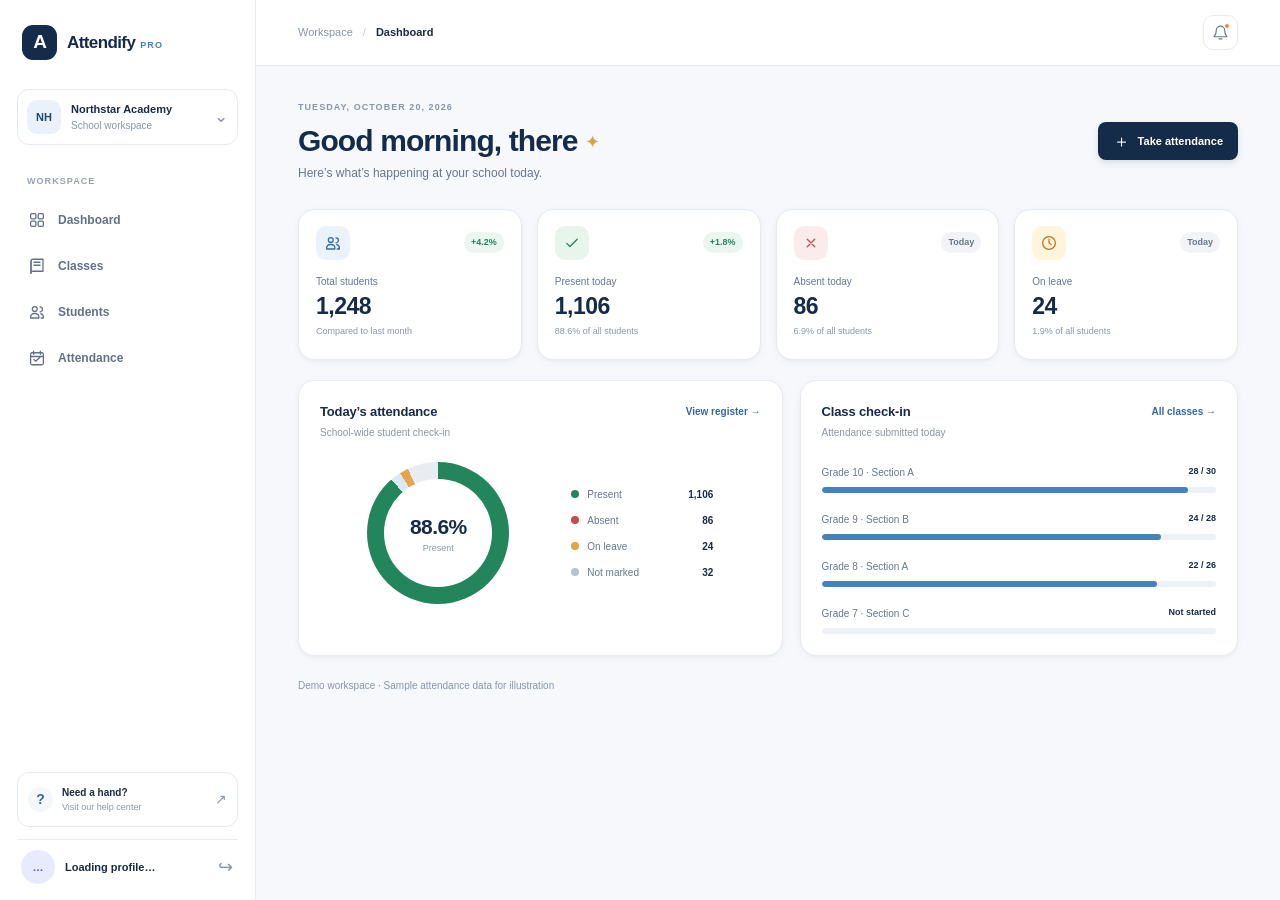
<file: index.html>
<!doctype html>
<html lang="en">
  <head>
    <meta charset="utf-8">
    <meta name="viewport" content="width=device-width, initial-scale=1">
    <meta name="theme-color" content="#142b4a">
    <title>Dashboard · Attendify Pro</title>
    <link rel="stylesheet" href="assets/css/styles.css">
    <script type="module" src="assets/js/app.js"></script>
  </head>
  <body>
    <div class="app-shell">
      <button class="sidebar-backdrop" type="button" aria-label="Close navigation" data-sidebar-close></button>
      <aside class="sidebar" id="primary-navigation" aria-label="Primary navigation">
        <a class="brand" href="index.html" aria-label="Attendify Pro home">
          <span class="brand-mark" aria-hidden="true">A</span>
          <span class="brand-copy"><strong>Attendify</strong><span>PRO</span></span>
        </a>
        <div class="workspace-switcher">
          <span class="workspace-avatar" aria-hidden="true">NH</span>
          <span class="workspace-copy"><strong>Northstar Academy</strong><span>School workspace</span></span>
          <span class="workspace-chevron" aria-hidden="true">⌄</span>
        </div>
        <p class="nav-label">WORKSPACE</p>
        <nav class="primary-nav">
          <a class="nav-link" href="index.html" data-page="index.html">
            <svg viewBox="0 0 24 24" aria-hidden="true"><rect x="3.5" y="3.5" width="7" height="7" rx="1.5"/><rect x="13.5" y="3.5" width="7" height="7" rx="1.5"/><rect x="3.5" y="13.5" width="7" height="7" rx="1.5"/><rect x="13.5" y="13.5" width="7" height="7" rx="1.5"/></svg>
            <span>Dashboard</span>
          </a>
          <a class="nav-link" href="classes.html" data-page="classes.html">
            <svg viewBox="0 0 24 24" aria-hidden="true"><path d="M4 5.5A2.5 2.5 0 0 1 6.5 3H20v16H6.5A2.5 2.5 0 0 0 4 21.5z"/><path d="M4 5.5v16M8 7h8M8 11h8"/></svg>
            <span>Classes</span>
          </a>
          <a class="nav-link" href="students.html" data-page="students.html">
            <svg viewBox="0 0 24 24" aria-hidden="true"><circle cx="9" cy="8" r="3.25"/><path d="M3.5 20v-1.25A4.75 4.75 0 0 1 8.25 14h1.5a4.75 4.75 0 0 1 4.75 4.75V20zM16 5.25a3.25 3.25 0 0 1 0 6.5M17 14.25a4.75 4.75 0 0 1 3.5 4.58V20h-3"/></svg>
            <span>Students</span>
          </a>
          <a class="nav-link" href="attendance.html" data-page="attendance.html">
            <svg viewBox="0 0 24 24" aria-hidden="true"><rect x="3.5" y="5" width="17" height="16" rx="2"/><path d="M7.5 3v4M16.5 3v4M3.5 10h17M8 14l2.25 2.25L16 11"/></svg>
            <span>Attendance</span>
          </a>
        </nav>
        <div class="sidebar-bottom">
          <a class="help-card" href="mailto:support@attendifypro.example">
            <span class="help-icon" aria-hidden="true">?</span>
            <span><strong>Need a hand?</strong><small>Visit our help center</small></span>
            <span class="help-arrow" aria-hidden="true">↗</span>
          </a>
          <button class="profile-button" type="button" data-sign-out title="Sign out">
            <span class="profile-avatar" aria-hidden="true" data-user-initials>…</span>
            <span class="profile-copy"><strong data-user-name>Loading profile…</strong><small data-user-email></small></span>
            <span class="profile-more" aria-hidden="true">↪</span>
          </button>
        </div>
      </aside>

      <main class="main-panel">
        <header class="topbar">
          <button class="menu-toggle" type="button" aria-label="Open navigation" aria-controls="primary-navigation" aria-expanded="false" data-sidebar-toggle>
            <svg viewBox="0 0 24 24" aria-hidden="true"><path d="M4 6h16M4 12h16M4 18h16"/></svg>
          </button>
          <div class="breadcrumb"><span>Workspace</span><span class="breadcrumb-separator">/</span><strong>Dashboard</strong></div>
          <div class="topbar-actions">
            <span class="today-label" data-current-date></span>
            <button class="icon-button notification-button" type="button" aria-label="Notifications">
              <svg viewBox="0 0 24 24" aria-hidden="true"><path d="M18 9a6 6 0 0 0-12 0c0 7-3 7-3 9h18c0-2-3-2-3-9M10 21h4"/></svg>
              <span class="notification-dot" aria-hidden="true"></span>
            </button>
          </div>
        </header>
        <div class="page-content">
          <section class="page-heading">
            <div><p class="eyebrow">TUESDAY, OCTOBER 20, 2026</p><h1>Good morning, <span data-user-first-name>there</span> <span aria-hidden="true">✦</span></h1><p class="page-subtitle">Here’s what’s happening at your school today.</p></div>
            <a class="button button-primary" href="attendance.html"><span aria-hidden="true">＋</span> Take attendance</a>
          </section>
          <section class="stats-grid" aria-label="School overview">
            <article class="stat-card">
              <div class="stat-card-top"><span class="stat-icon stat-icon-blue" aria-hidden="true"><svg viewBox="0 0 24 24"><circle cx="9" cy="8" r="3.25"/><path d="M3.5 20v-1.25A4.75 4.75 0 0 1 8.25 14h1.5a4.75 4.75 0 0 1 4.75 4.75V20zM16 5.25a3.25 3.25 0 0 1 0 6.5M17 14.25a4.75 4.75 0 0 1 3.5 4.58V20h-3"/></svg></span><span class="stat-trend trend-positive">+4.2%</span></div>
              <p class="stat-label">Total students</p><p class="stat-value">1,248</p><p class="stat-note">Compared to last month</p>
            </article>
            <article class="stat-card">
              <div class="stat-card-top"><span class="stat-icon stat-icon-green" aria-hidden="true"><svg viewBox="0 0 24 24"><path d="m5 12.5 4.2 4.2L19 7"/></svg></span><span class="stat-trend trend-positive">+1.8%</span></div>
              <p class="stat-label">Present today</p><p class="stat-value">1,106</p><p class="stat-note">88.6% of all students</p>
            </article>
            <article class="stat-card">
              <div class="stat-card-top"><span class="stat-icon stat-icon-red" aria-hidden="true"><svg viewBox="0 0 24 24"><path d="M7 7l10 10M17 7 7 17"/></svg></span><span class="stat-trend trend-neutral">Today</span></div>
              <p class="stat-label">Absent today</p><p class="stat-value">86</p><p class="stat-note">6.9% of all students</p>
            </article>
            <article class="stat-card">
              <div class="stat-card-top"><span class="stat-icon stat-icon-amber" aria-hidden="true"><svg viewBox="0 0 24 24"><circle cx="12" cy="12" r="8.5"/><path d="M12 7v5l3 2"/></svg></span><span class="stat-trend trend-neutral">Today</span></div>
              <p class="stat-label">On leave</p><p class="stat-value">24</p><p class="stat-note">1.9% of all students</p>
            </article>
          </section>
          <section class="dashboard-grid">
            <article class="card attendance-overview">
              <div class="card-heading"><div><h2>Today’s attendance</h2><p class="card-subtitle">School-wide student check-in</p></div><a class="text-link" href="attendance.html">View register <span aria-hidden="true">→</span></a></div>
              <div class="attendance-summary"><div class="donut-chart" role="img" aria-label="88.6 percent present"><div><strong>88.6%</strong><span>Present</span></div></div><div class="attendance-legend"><div><span class="legend-dot present-dot"></span><span>Present</span><strong>1,106</strong></div><div><span class="legend-dot absent-dot"></span><span>Absent</span><strong>86</strong></div><div><span class="legend-dot leave-dot"></span><span>On leave</span><strong>24</strong></div><div><span class="legend-dot unmarked-dot"></span><span>Not marked</span><strong>32</strong></div></div></div>
            </article>
            <article class="card class-progress">
              <div class="card-heading"><div><h2>Class check-in</h2><p class="card-subtitle">Attendance submitted today</p></div><a class="text-link" href="classes.html">All classes <span aria-hidden="true">→</span></a></div>
              <div class="progress-list">
                <div class="progress-row"><div class="progress-row-top"><span>Grade 10 · Section A</span><strong>28 / 30</strong></div><div class="progress-track"><span style="width:93%"></span></div></div>
                <div class="progress-row"><div class="progress-row-top"><span>Grade 9 · Section B</span><strong>24 / 28</strong></div><div class="progress-track"><span style="width:86%"></span></div></div>
                <div class="progress-row"><div class="progress-row-top"><span>Grade 8 · Section A</span><strong>22 / 26</strong></div><div class="progress-track"><span style="width:85%"></span></div></div>
                <div class="progress-row"><div class="progress-row-top"><span>Grade 7 · Section C</span><strong>Not started</strong></div><div class="progress-track progress-track-empty"><span style="width:0%"></span></div></div>
              </div>
            </article>
          </section>
          <p class="page-footnote">Demo workspace · Sample attendance data for illustration</p>
        </div>
      </main>
    </div>
  </body>
</html>
</file>
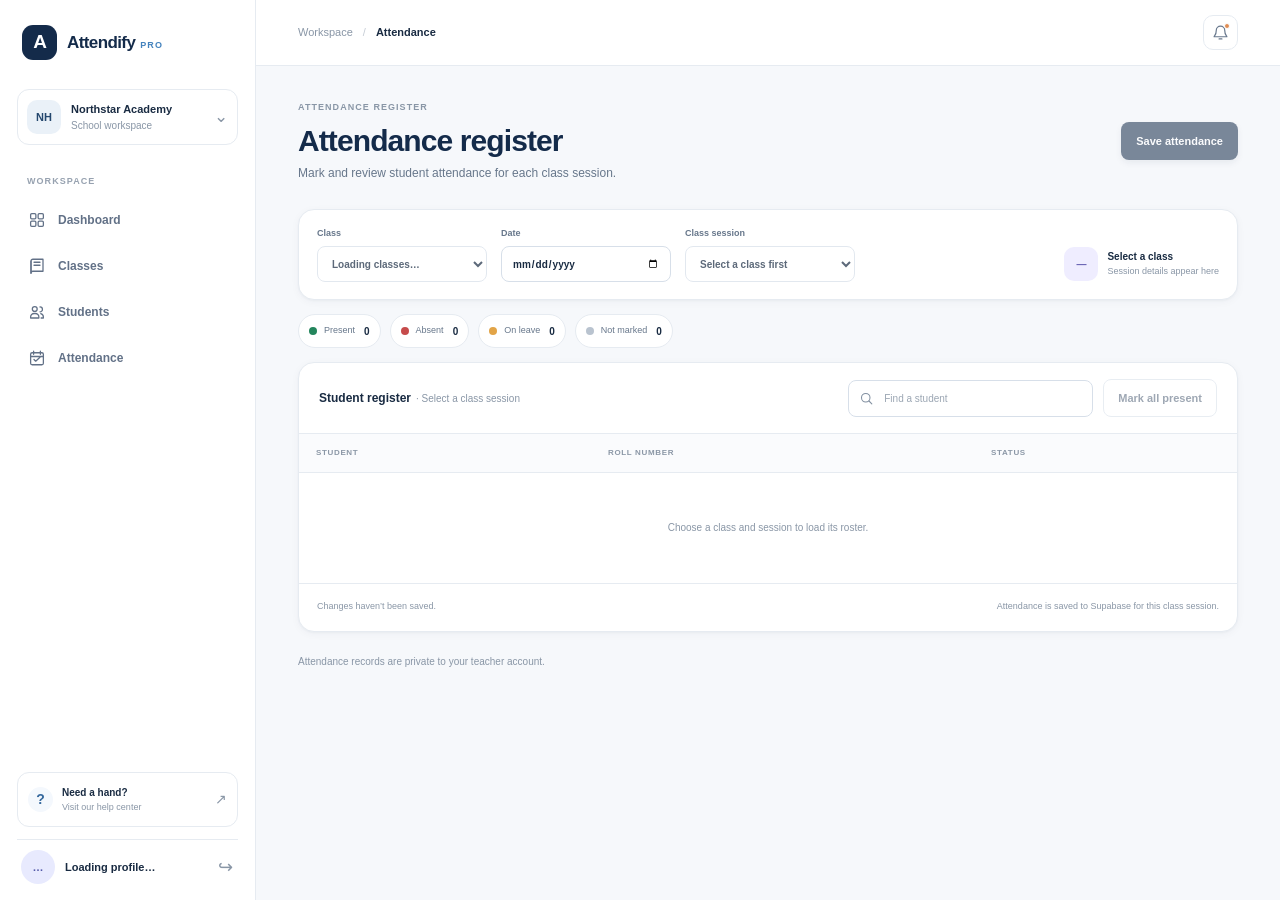
<file: attendance.html>
<!doctype html>
<html lang="en">
  <head>
    <meta charset="utf-8">
    <meta name="viewport" content="width=device-width, initial-scale=1">
    <meta name="theme-color" content="#142b4a">
    <title>Attendance · Attendify Pro</title>
    <link rel="stylesheet" href="assets/css/styles.css">
    <script type="module" src="assets/js/app.js"></script>
    <script type="module" src="js/attendance.js"></script>
  </head>
  <body>
    <div class="app-shell">
      <button class="sidebar-backdrop" type="button" aria-label="Close navigation" data-sidebar-close></button>
      <aside class="sidebar" id="primary-navigation" aria-label="Primary navigation">
        <a class="brand" href="dashboard.html" aria-label="Attendify Pro home"><span class="brand-mark" aria-hidden="true">A</span><span class="brand-copy"><strong>Attendify</strong><span>PRO</span></span></a>
        <div class="workspace-switcher"><span class="workspace-avatar" aria-hidden="true">NH</span><span class="workspace-copy"><strong>Northstar Academy</strong><span>School workspace</span></span><span class="workspace-chevron" aria-hidden="true">⌄</span></div>
        <p class="nav-label">WORKSPACE</p>
        <nav class="primary-nav">
          <a class="nav-link" href="dashboard.html" data-page="dashboard.html"><svg viewBox="0 0 24 24" aria-hidden="true"><rect x="3.5" y="3.5" width="7" height="7" rx="1.5"/><rect x="13.5" y="3.5" width="7" height="7" rx="1.5"/><rect x="3.5" y="13.5" width="7" height="7" rx="1.5"/><rect x="13.5" y="13.5" width="7" height="7" rx="1.5"/></svg><span>Dashboard</span></a>
          <a class="nav-link" href="classes.html" data-page="classes.html"><svg viewBox="0 0 24 24" aria-hidden="true"><path d="M4 5.5A2.5 2.5 0 0 1 6.5 3H20v16H6.5A2.5 2.5 0 0 0 4 21.5z"/><path d="M4 5.5v16M8 7h8M8 11h8"/></svg><span>Classes</span></a>
          <a class="nav-link" href="students.html" data-page="students.html"><svg viewBox="0 0 24 24" aria-hidden="true"><circle cx="9" cy="8" r="3.25"/><path d="M3.5 20v-1.25A4.75 4.75 0 0 1 8.25 14h1.5a4.75 4.75 0 0 1 4.75 4.75V20zM16 5.25a3.25 3.25 0 0 1 0 6.5M17 14.25a4.75 4.75 0 0 1 3.5 4.58V20h-3"/></svg><span>Students</span></a>
          <a class="nav-link" href="attendance.html" data-page="attendance.html"><svg viewBox="0 0 24 24" aria-hidden="true"><rect x="3.5" y="5" width="17" height="16" rx="2"/><path d="M7.5 3v4M16.5 3v4M3.5 10h17M8 14l2.25 2.25L16 11"/></svg><span>Attendance</span></a>
        </nav>
        <div class="sidebar-bottom"><a class="help-card" href="mailto:support@attendifypro.example"><span class="help-icon" aria-hidden="true">?</span><span><strong>Need a hand?</strong><small>Visit our help center</small></span><span class="help-arrow" aria-hidden="true">↗</span></a><button class="profile-button" type="button" data-sign-out title="Sign out"><span class="profile-avatar" aria-hidden="true" data-user-initials>…</span><span class="profile-copy"><strong data-user-name>Loading profile…</strong><small data-user-email></small></span><span class="profile-more" aria-hidden="true">↪</span></button></div>
      </aside>
      <main class="main-panel">
        <header class="topbar"><button class="menu-toggle" type="button" aria-label="Open navigation" aria-controls="primary-navigation" aria-expanded="false" data-sidebar-toggle><svg viewBox="0 0 24 24" aria-hidden="true"><path d="M4 6h16M4 12h16M4 18h16"/></svg></button><div class="breadcrumb"><span>Workspace</span><span class="breadcrumb-separator">/</span><strong>Attendance</strong></div><div class="topbar-actions"><span class="today-label" data-current-date></span><button class="icon-button notification-button" type="button" aria-label="Notifications"><svg viewBox="0 0 24 24" aria-hidden="true"><path d="M18 9a6 6 0 0 0-12 0c0 7-3 7-3 9h18c0-2-3-2-3-9M10 21h4"/></svg><span class="notification-dot" aria-hidden="true"></span></button></div></header>
        <div class="page-content">
          <section class="page-heading"><div><p class="eyebrow" data-register-date-label>ATTENDANCE REGISTER</p><h1>Attendance register</h1><p class="page-subtitle">Mark and review student attendance for each class session.</p></div><button class="button button-primary" type="button" data-save-register disabled>Save attendance</button></section>
          <section class="register-filters card">
            <label class="field-group"><span>Class</span><select aria-label="Select a class" data-register-class disabled><option value="">Loading classes…</option></select></label>
            <label class="field-group"><span>Date</span><input type="date" aria-label="Attendance date" data-register-date></label>
            <label class="field-group"><span>Class session</span><select aria-label="Select a class session" data-register-session disabled><option value="">Select a class first</option></select></label>
            <div class="register-class-info" data-register-class-info><span class="class-icon class-icon-lilac" aria-hidden="true">—</span><span><strong>Select a class</strong><small>Session details appear here</small></span></div>
          </section>
          <section class="register-metrics" aria-label="Attendance totals"><div class="metric-chip"><span class="legend-dot present-dot"></span><span>Present</span><strong data-count="Present">0</strong></div><div class="metric-chip"><span class="legend-dot absent-dot"></span><span>Absent</span><strong data-count="Absent">0</strong></div><div class="metric-chip"><span class="legend-dot leave-dot"></span><span>On leave</span><strong data-count="Leave">0</strong></div><div class="metric-chip"><span class="legend-dot unmarked-dot"></span><span>Not marked</span><strong data-count="Not Marked">0</strong></div></section>
          <section class="card table-card">
            <div class="toolbar table-toolbar"><div class="toolbar-copy"><strong>Student register</strong><span class="muted" data-register-student-count>· Select a class session</span></div><label class="search-field"><svg viewBox="0 0 24 24" aria-hidden="true"><circle cx="10.8" cy="10.8" r="6.8"/><path d="m16 16 4.5 4.5"/></svg><input type="search" placeholder="Find a student" aria-label="Find a student" data-register-search></label><button class="button button-secondary" type="button" data-mark-all disabled>Mark all present</button></div>
            <div class="table-scroll"><table class="register-table"><thead><tr><th scope="col">STUDENT</th><th scope="col">ROLL NUMBER</th><th scope="col">STATUS</th></tr></thead><tbody data-register-rows><tr><td colspan="3" class="register-empty-cell">Choose a class and session to load its roster.</td></tr></tbody></table></div>
            <div class="register-footer"><span data-register-save-status>Changes haven’t been saved.</span><span>Attendance is saved to Supabase for this class session.</span></div>
          </section>
          <p class="page-footnote">Attendance records are private to your teacher account.</p>
        </div>
      </main>
    </div>
    <div class="class-toast attendance-toast" data-attendance-toast role="status" aria-live="polite" hidden></div>
  </body>
</html>
</file>
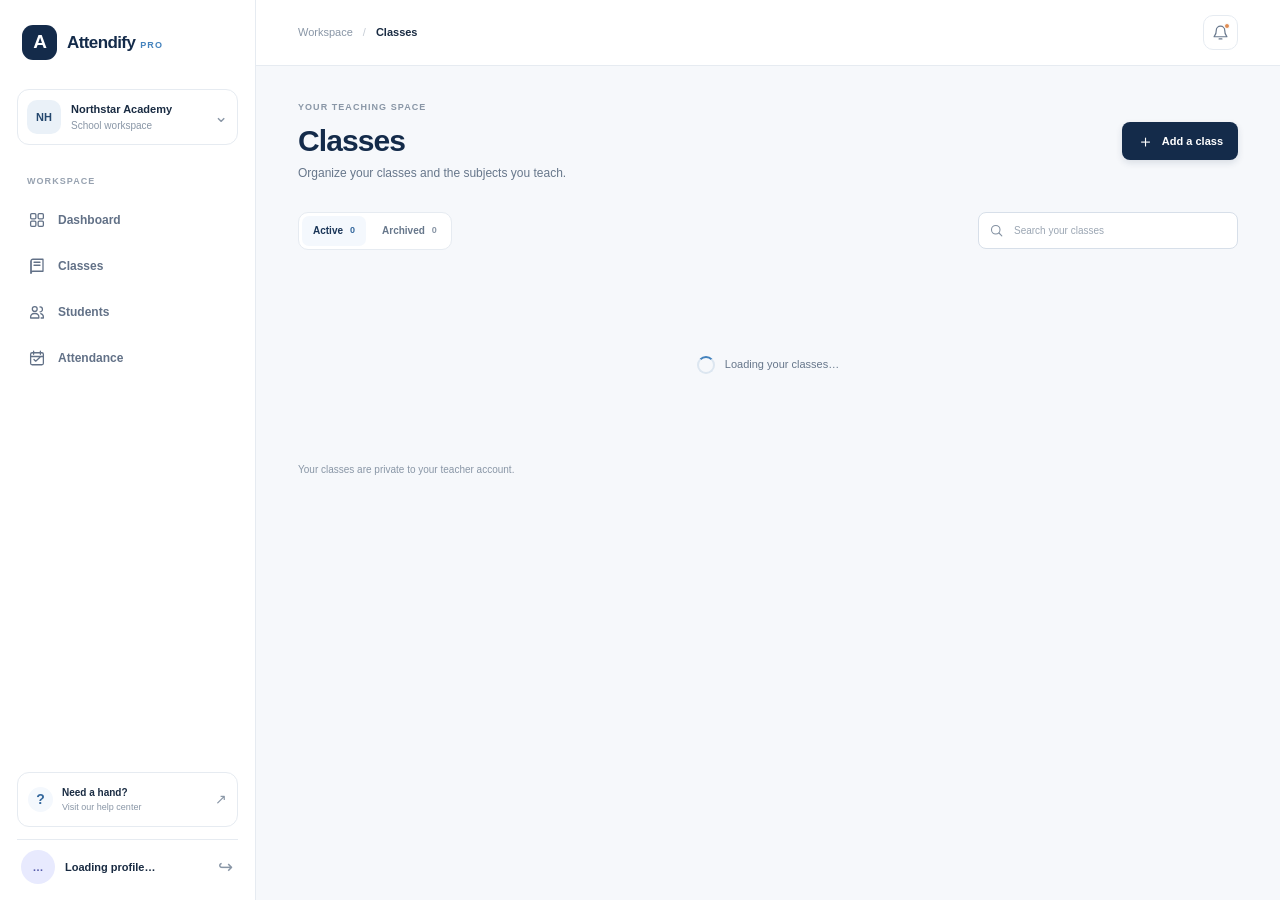
<file: classes.html>
<!doctype html>
<html lang="en">
  <head>
    <meta charset="utf-8">
    <meta name="viewport" content="width=device-width, initial-scale=1">
    <meta name="theme-color" content="#142b4a">
    <title>Classes · Attendify Pro</title>
    <link rel="stylesheet" href="assets/css/styles.css">
    <script type="module" src="assets/js/app.js"></script>
    <script type="module" src="js/classes.js"></script>
  </head>
  <body>
    <div class="app-shell">
      <button class="sidebar-backdrop" type="button" aria-label="Close navigation" data-sidebar-close></button>
      <aside class="sidebar" id="primary-navigation" aria-label="Primary navigation">
        <a class="brand" href="dashboard.html" aria-label="Attendify Pro home"><span class="brand-mark" aria-hidden="true">A</span><span class="brand-copy"><strong>Attendify</strong><span>PRO</span></span></a>
        <div class="workspace-switcher"><span class="workspace-avatar" aria-hidden="true">NH</span><span class="workspace-copy"><strong>Northstar Academy</strong><span>School workspace</span></span><span class="workspace-chevron" aria-hidden="true">⌄</span></div>
        <p class="nav-label">WORKSPACE</p>
        <nav class="primary-nav">
          <a class="nav-link" href="dashboard.html" data-page="dashboard.html"><svg viewBox="0 0 24 24" aria-hidden="true"><rect x="3.5" y="3.5" width="7" height="7" rx="1.5"/><rect x="13.5" y="3.5" width="7" height="7" rx="1.5"/><rect x="3.5" y="13.5" width="7" height="7" rx="1.5"/><rect x="13.5" y="13.5" width="7" height="7" rx="1.5"/></svg><span>Dashboard</span></a>
          <a class="nav-link" href="classes.html" data-page="classes.html"><svg viewBox="0 0 24 24" aria-hidden="true"><path d="M4 5.5A2.5 2.5 0 0 1 6.5 3H20v16H6.5A2.5 2.5 0 0 0 4 21.5z"/><path d="M4 5.5v16M8 7h8M8 11h8"/></svg><span>Classes</span></a>
          <a class="nav-link" href="students.html" data-page="students.html"><svg viewBox="0 0 24 24" aria-hidden="true"><circle cx="9" cy="8" r="3.25"/><path d="M3.5 20v-1.25A4.75 4.75 0 0 1 8.25 14h1.5a4.75 4.75 0 0 1 4.75 4.75V20zM16 5.25a3.25 3.25 0 0 1 0 6.5M17 14.25a4.75 4.75 0 0 1 3.5 4.58V20h-3"/></svg><span>Students</span></a>
          <a class="nav-link" href="attendance.html" data-page="attendance.html"><svg viewBox="0 0 24 24" aria-hidden="true"><rect x="3.5" y="5" width="17" height="16" rx="2"/><path d="M7.5 3v4M16.5 3v4M3.5 10h17M8 14l2.25 2.25L16 11"/></svg><span>Attendance</span></a>
        </nav>
        <div class="sidebar-bottom"><a class="help-card" href="mailto:support@attendifypro.example"><span class="help-icon" aria-hidden="true">?</span><span><strong>Need a hand?</strong><small>Visit our help center</small></span><span class="help-arrow" aria-hidden="true">↗</span></a><button class="profile-button" type="button" data-sign-out title="Sign out"><span class="profile-avatar" aria-hidden="true" data-user-initials>…</span><span class="profile-copy"><strong data-user-name>Loading profile…</strong><small data-user-email></small></span><span class="profile-more" aria-hidden="true">↪</span></button></div>
      </aside>
      <main class="main-panel">
        <header class="topbar"><button class="menu-toggle" type="button" aria-label="Open navigation" aria-controls="primary-navigation" aria-expanded="false" data-sidebar-toggle><svg viewBox="0 0 24 24" aria-hidden="true"><path d="M4 6h16M4 12h16M4 18h16"/></svg></button><div class="breadcrumb"><span>Workspace</span><span class="breadcrumb-separator">/</span><strong>Classes</strong></div><div class="topbar-actions"><span class="today-label" data-current-date></span><button class="icon-button notification-button" type="button" aria-label="Notifications"><svg viewBox="0 0 24 24" aria-hidden="true"><path d="M18 9a6 6 0 0 0-12 0c0 7-3 7-3 9h18c0-2-3-2-3-9M10 21h4"/></svg><span class="notification-dot" aria-hidden="true"></span></button></div></header>
        <div class="page-content">
          <section class="page-heading">
            <div><p class="eyebrow">YOUR TEACHING SPACE</p><h1>Classes</h1><p class="page-subtitle">Organize your classes and the subjects you teach.</p></div>
            <button class="button button-primary" type="button" data-open-class-form><span aria-hidden="true">＋</span> Add a class</button>
          </section>
          <section class="class-management-toolbar" aria-label="Class controls">
            <div class="class-view-tabs" role="group" aria-label="Filter classes">
              <button class="class-view-tab is-active" type="button" data-class-view="active" aria-pressed="true">Active <span data-active-count>0</span></button>
              <button class="class-view-tab" type="button" data-class-view="archived" aria-pressed="false">Archived <span data-archived-count>0</span></button>
            </div>
            <label class="search-field class-search"><svg viewBox="0 0 24 24" aria-hidden="true"><circle cx="10.8" cy="10.8" r="6.8"/><path d="m16 16 4.5 4.5"/></svg><input type="search" placeholder="Search your classes" aria-label="Search your classes" data-class-search></label>
          </section>
          <p class="class-results-label" data-results-label></p>
          <section class="class-grid class-management-grid" aria-label="Your classes" data-classes-list aria-live="polite">
            <div class="class-loading" data-class-loading><span class="loading-spinner" aria-hidden="true"></span><span>Loading your classes…</span></div>
          </section>
          <section class="class-empty card" data-class-empty hidden>
            <span class="empty-state-icon" aria-hidden="true">▤</span>
            <h2 data-empty-title>No classes yet</h2>
            <p data-empty-copy>Add your first class to start organizing subjects and students.</p>
            <button class="button button-primary" type="button" data-empty-action><span aria-hidden="true">＋</span> Add a class</button>
          </section>
          <p class="page-footnote">Your classes are private to your teacher account.</p>
        </div>
      </main>
    </div>

    <dialog class="app-dialog" data-class-dialog aria-labelledby="class-dialog-title">
      <form class="dialog-form" data-class-form>
        <div class="dialog-heading"><div><p class="eyebrow">CLASS DETAILS</p><h2 id="class-dialog-title">Add a class</h2></div><button class="dialog-close" type="button" aria-label="Close dialog" data-close-class-dialog>×</button></div>
        <p class="dialog-description">Set up a class for this academic year.</p>
        <label class="auth-field"><span>Class name</span><input name="name" type="text" maxlength="100" placeholder="e.g. Grade 10" required></label>
        <label class="auth-field"><span>Section</span><input name="section" type="text" maxlength="50" placeholder="e.g. Section A" required></label>
        <label class="auth-field"><span>Academic year</span><input name="academic_year" type="text" maxlength="20" placeholder="e.g. 2026–27" required></label>
        <label class="auth-field"><span>Description <small class="optional-label">Optional</small></span><textarea name="description" rows="3" maxlength="500" placeholder="Add a short note about this class"></textarea></label>
        <p class="class-form-error" data-class-form-error role="alert" hidden></p>
        <div class="dialog-actions"><button class="button button-secondary" type="button" data-close-class-dialog>Cancel</button><button class="button button-primary" type="submit" data-class-submit>Save class</button></div>
      </form>
    </dialog>

    <dialog class="app-dialog subject-dialog" data-subject-dialog aria-labelledby="subject-dialog-title">
      <div class="dialog-form">
        <div class="dialog-heading"><div><p class="eyebrow">CLASS SUBJECTS</p><h2 id="subject-dialog-title">Manage subjects</h2></div><button class="dialog-close" type="button" aria-label="Close dialog" data-close-subject-dialog>×</button></div>
        <p class="dialog-description" data-subject-class-name></p>
        <form class="subject-add-form" data-subject-form>
          <label class="auth-field"><span>Subject name</span><input name="name" type="text" maxlength="100" placeholder="e.g. Mathematics" required></label>
          <label class="auth-field"><span>Subject code <small class="optional-label">Optional</small></span><input name="code" type="text" maxlength="30" placeholder="e.g. MATH-10"></label>
          <p class="class-form-error" data-subject-form-error role="alert" hidden></p>
          <button class="button button-primary" type="submit" data-subject-submit>Add subject</button>
        </form>
        <div class="subject-list" data-subject-list aria-live="polite"></div>
      </div>
    </dialog>
    <div class="class-toast" data-class-toast role="status" aria-live="polite" hidden></div>
  </body>
</html>
</file>
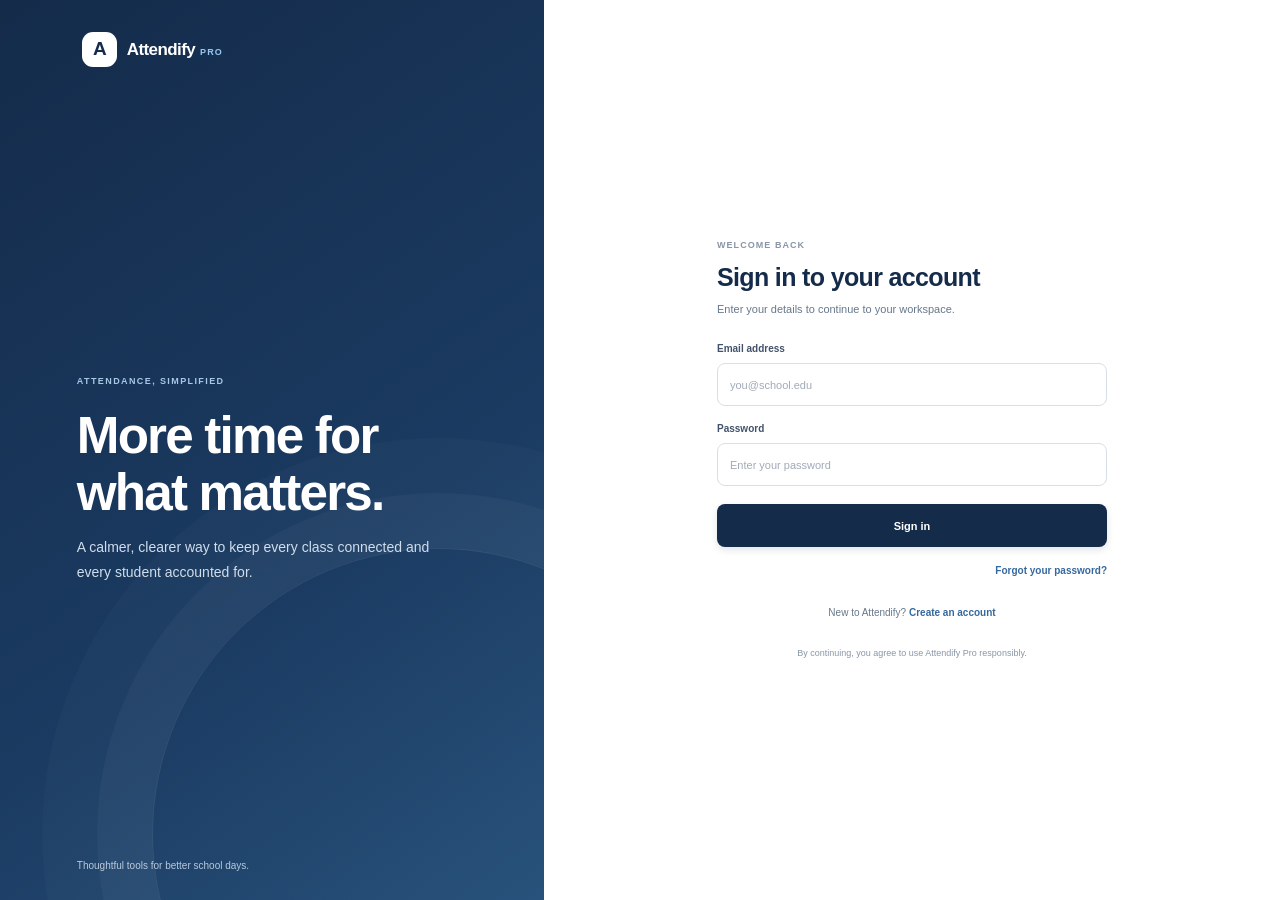
<file: login.html>
<!doctype html>
<html lang="en">
  <head>
    <meta charset="utf-8">
    <meta name="viewport" content="width=device-width, initial-scale=1">
    <meta name="theme-color" content="#142b4a">
    <title>Sign in · Attendify Pro</title>
    <link rel="stylesheet" href="assets/css/styles.css">
    <script type="module" src="js/auth.js"></script>
  </head>
  <body class="auth-page">
    <main class="auth-layout">
      <section class="auth-brand-panel" aria-label="Attendify Pro">
        <a class="brand auth-brand" href="login.html" aria-label="Attendify Pro">
          <span class="brand-mark" aria-hidden="true">A</span>
          <span class="brand-copy"><strong>Attendify</strong><span>PRO</span></span>
        </a>
        <div class="auth-brand-message">
          <span class="auth-kicker">ATTENDANCE, SIMPLIFIED</span>
          <h1>More time for what matters.</h1>
          <p>A calmer, clearer way to keep every class connected and every student accounted for.</p>
        </div>
        <span class="auth-brand-footer">Thoughtful tools for better school days.</span>
      </section>
      <section class="auth-main">
        <div class="auth-card">
          <a class="brand auth-mobile-brand" href="login.html" aria-label="Attendify Pro">
            <span class="brand-mark" aria-hidden="true">A</span>
            <span class="brand-copy"><strong>Attendify</strong><span>PRO</span></span>
          </a>
          <div data-login-panel>
            <p class="eyebrow">WELCOME BACK</p>
            <h2>Sign in to your account</h2>
            <p class="auth-description">Enter your details to continue to your workspace.</p>
            <p class="auth-message" data-auth-message role="status" aria-live="polite" hidden></p>
            <form class="auth-form" data-login-form>
              <label class="auth-field"><span>Email address</span><input type="email" name="email" autocomplete="email" placeholder="you@school.edu" required></label>
              <label class="auth-field"><span>Password</span><input type="password" name="password" autocomplete="current-password" placeholder="Enter your password" required></label>
              <button class="button button-primary auth-submit" type="submit">Sign in</button>
            </form>
            <button class="auth-text-button" type="button" data-show-recovery>Forgot your password?</button>
            <p class="auth-switch">New to Attendify? <a href="signup.html">Create an account</a></p>
          </div>
          <div data-recovery-panel hidden>
            <p class="eyebrow">ACCOUNT RECOVERY</p>
            <h2>Reset your password</h2>
            <p class="auth-description">Enter your account email and we’ll send you a secure reset link.</p>
            <p class="auth-message" data-recovery-message role="status" aria-live="polite" hidden></p>
            <form class="auth-form" data-recovery-form>
              <label class="auth-field"><span>Email address</span><input type="email" name="email" autocomplete="email" placeholder="you@school.edu" required></label>
              <button class="button button-primary auth-submit" type="submit">Send reset link</button>
            </form>
            <button class="auth-text-button" type="button" data-show-recovery>Back to sign in</button>
          </div>
          <p class="auth-legal">By continuing, you agree to use Attendify Pro responsibly.</p>
        </div>
      </section>
    </main>
  </body>
</html>
</file>
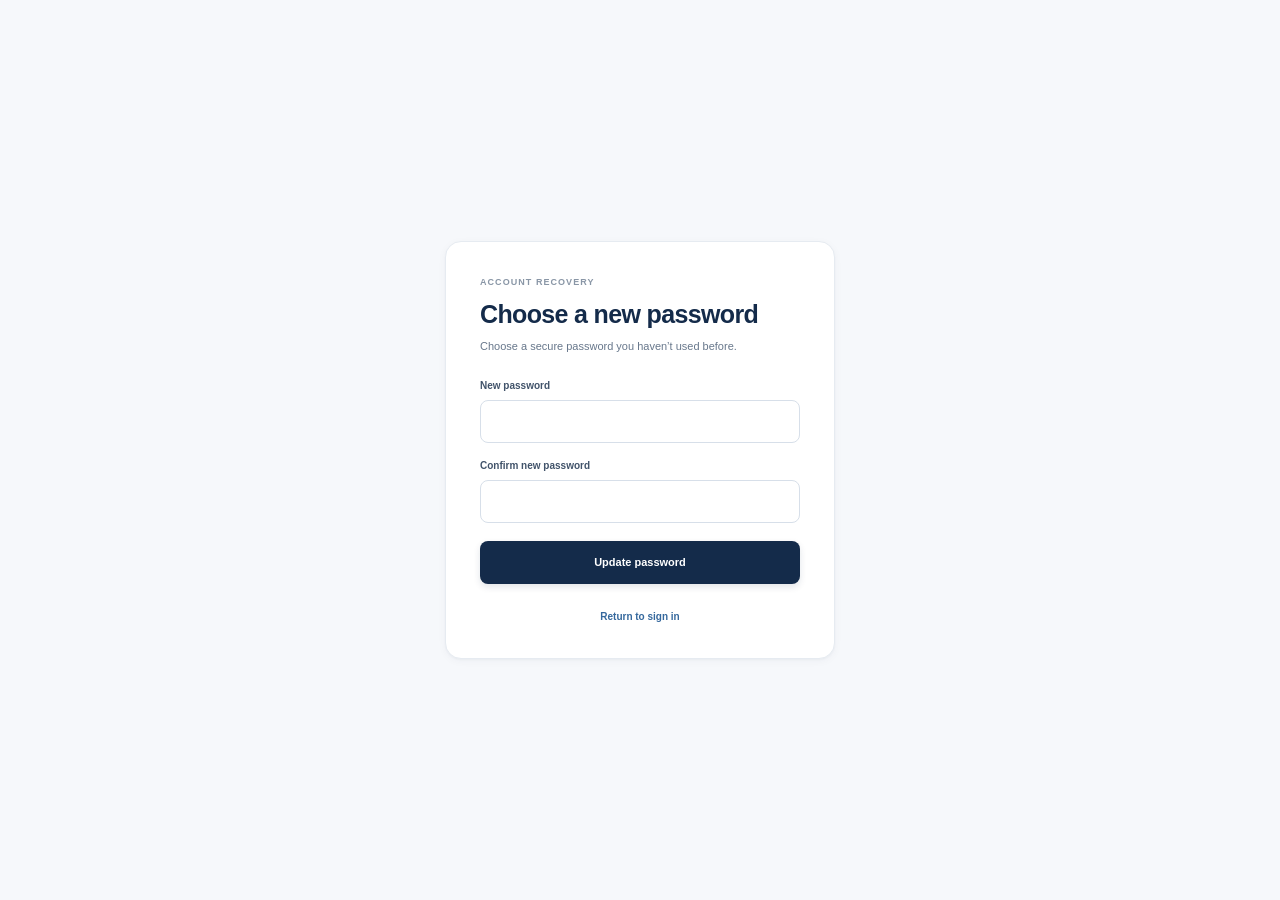
<file: reset-password.html>
<!doctype html>
<html lang="en">
  <head>
    <meta charset="utf-8">
    <meta name="viewport" content="width=device-width, initial-scale=1">
    <meta name="theme-color" content="#142b4a">
    <title>Choose a new password · Attendify Pro</title>
    <link rel="stylesheet" href="assets/css/styles.css">
    <script type="module" src="js/auth.js"></script>
  </head>
  <body class="auth-page">
    <main class="auth-layout auth-layout-centered">
      <section class="auth-main">
        <div class="auth-card">
          <a class="brand auth-mobile-brand" href="login.html" aria-label="Attendify Pro">
            <span class="brand-mark" aria-hidden="true">A</span>
            <span class="brand-copy"><strong>Attendify</strong><span>PRO</span></span>
          </a>
          <p class="eyebrow">ACCOUNT RECOVERY</p>
          <h2>Choose a new password</h2>
          <p class="auth-description">Choose a secure password you haven’t used before.</p>
          <p class="auth-message" data-auth-message role="status" aria-live="polite" hidden></p>
          <form class="auth-form" data-password-update-form>
            <label class="auth-field"><span>New password</span><input type="password" name="password" autocomplete="new-password" minlength="8" required></label>
            <label class="auth-field"><span>Confirm new password</span><input type="password" name="confirm_password" autocomplete="new-password" minlength="8" required></label>
            <button class="button button-primary auth-submit" type="submit">Update password</button>
          </form>
          <p class="auth-switch"><a href="login.html">Return to sign in</a></p>
        </div>
      </section>
    </main>
  </body>
</html>
</file>
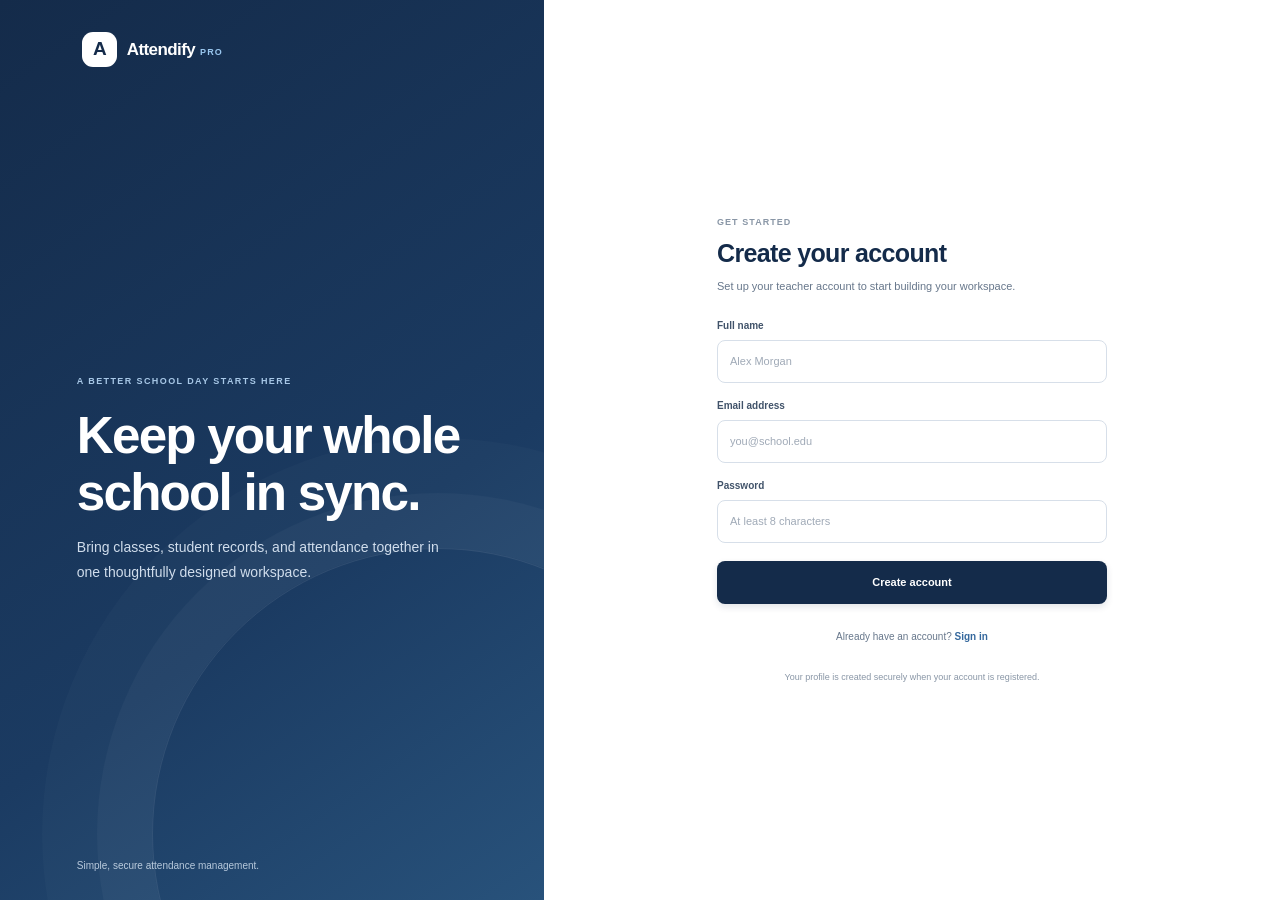
<file: signup.html>
<!doctype html>
<html lang="en">
  <head>
    <meta charset="utf-8">
    <meta name="viewport" content="width=device-width, initial-scale=1">
    <meta name="theme-color" content="#142b4a">
    <title>Create account · Attendify Pro</title>
    <link rel="stylesheet" href="assets/css/styles.css">
    <script type="module" src="js/auth.js"></script>
  </head>
  <body class="auth-page">
    <main class="auth-layout">
      <section class="auth-brand-panel" aria-label="Attendify Pro">
        <a class="brand auth-brand" href="login.html" aria-label="Attendify Pro">
          <span class="brand-mark" aria-hidden="true">A</span>
          <span class="brand-copy"><strong>Attendify</strong><span>PRO</span></span>
        </a>
        <div class="auth-brand-message">
          <span class="auth-kicker">A BETTER SCHOOL DAY STARTS HERE</span>
          <h1>Keep your whole school in sync.</h1>
          <p>Bring classes, student records, and attendance together in one thoughtfully designed workspace.</p>
        </div>
        <span class="auth-brand-footer">Simple, secure attendance management.</span>
      </section>
      <section class="auth-main">
        <div class="auth-card">
          <a class="brand auth-mobile-brand" href="login.html" aria-label="Attendify Pro">
            <span class="brand-mark" aria-hidden="true">A</span>
            <span class="brand-copy"><strong>Attendify</strong><span>PRO</span></span>
          </a>
          <p class="eyebrow">GET STARTED</p>
          <h2>Create your account</h2>
          <p class="auth-description">Set up your teacher account to start building your workspace.</p>
          <p class="auth-message" data-auth-message role="status" aria-live="polite" hidden></p>
          <form class="auth-form" data-signup-form>
            <label class="auth-field"><span>Full name</span><input type="text" name="full_name" autocomplete="name" placeholder="Alex Morgan" required maxlength="120"></label>
            <label class="auth-field"><span>Email address</span><input type="email" name="email" autocomplete="email" placeholder="you@school.edu" required></label>
            <label class="auth-field"><span>Password</span><input type="password" name="password" autocomplete="new-password" placeholder="At least 8 characters" minlength="8" required></label>
            <button class="button button-primary auth-submit" type="submit">Create account</button>
          </form>
          <p class="auth-switch">Already have an account? <a href="login.html">Sign in</a></p>
          <p class="auth-legal">Your profile is created securely when your account is registered.</p>
        </div>
      </section>
    </main>
  </body>
</html>
</file>
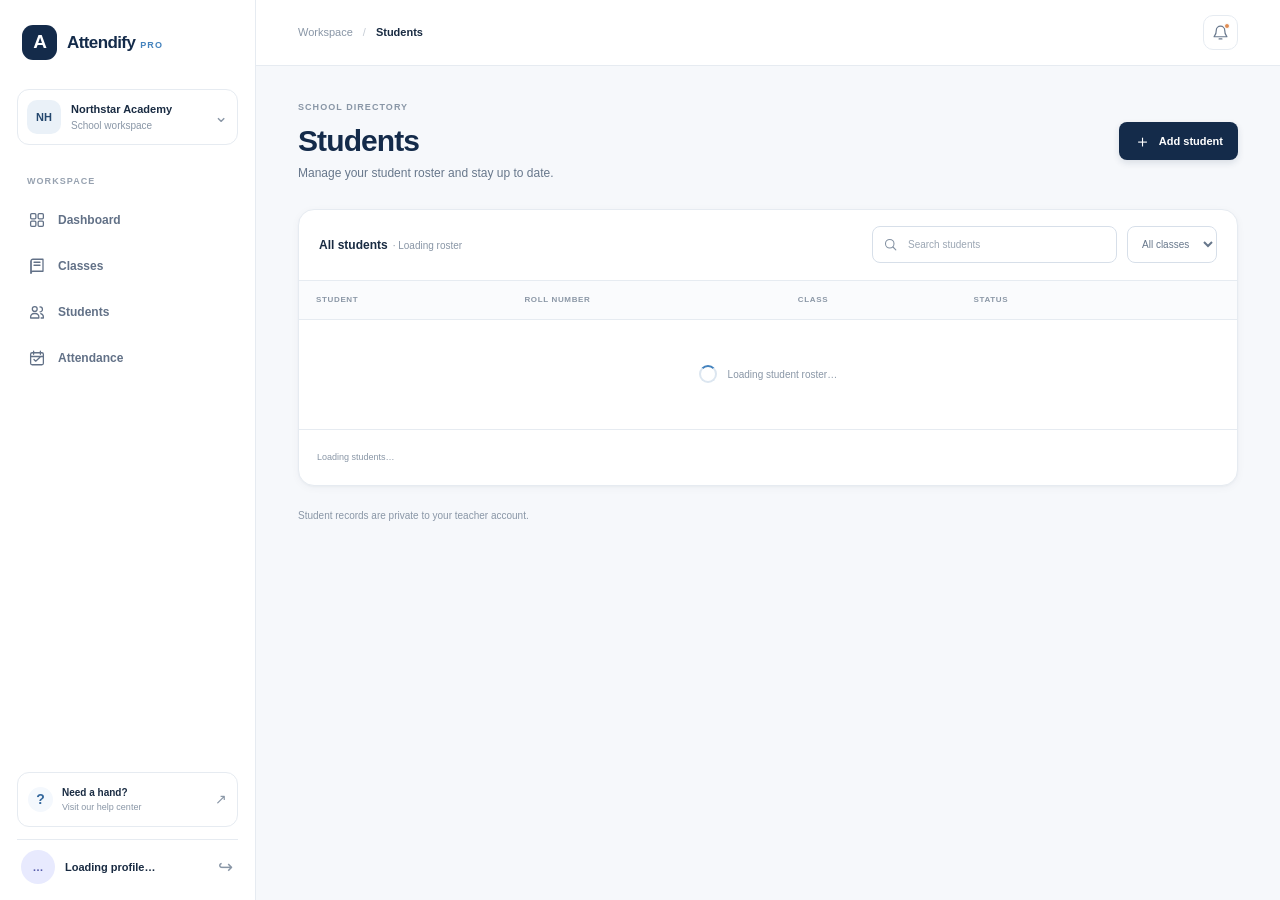
<file: students.html>
<!doctype html>
<html lang="en">
  <head>
    <meta charset="utf-8">
    <meta name="viewport" content="width=device-width, initial-scale=1">
    <meta name="theme-color" content="#142b4a">
    <title>Students · Attendify Pro</title>
    <link rel="stylesheet" href="assets/css/styles.css">
    <script type="module" src="assets/js/app.js"></script>
    <script type="module" src="js/students.js"></script>
  </head>
  <body>
    <div class="app-shell">
      <button class="sidebar-backdrop" type="button" aria-label="Close navigation" data-sidebar-close></button>
      <aside class="sidebar" id="primary-navigation" aria-label="Primary navigation">
        <a class="brand" href="dashboard.html" aria-label="Attendify Pro home"><span class="brand-mark" aria-hidden="true">A</span><span class="brand-copy"><strong>Attendify</strong><span>PRO</span></span></a>
        <div class="workspace-switcher"><span class="workspace-avatar" aria-hidden="true">NH</span><span class="workspace-copy"><strong>Northstar Academy</strong><span>School workspace</span></span><span class="workspace-chevron" aria-hidden="true">⌄</span></div>
        <p class="nav-label">WORKSPACE</p>
        <nav class="primary-nav">
          <a class="nav-link" href="dashboard.html" data-page="dashboard.html"><svg viewBox="0 0 24 24" aria-hidden="true"><rect x="3.5" y="3.5" width="7" height="7" rx="1.5"/><rect x="13.5" y="3.5" width="7" height="7" rx="1.5"/><rect x="3.5" y="13.5" width="7" height="7" rx="1.5"/><rect x="13.5" y="13.5" width="7" height="7" rx="1.5"/></svg><span>Dashboard</span></a>
          <a class="nav-link" href="classes.html" data-page="classes.html"><svg viewBox="0 0 24 24" aria-hidden="true"><path d="M4 5.5A2.5 2.5 0 0 1 6.5 3H20v16H6.5A2.5 2.5 0 0 0 4 21.5z"/><path d="M4 5.5v16M8 7h8M8 11h8"/></svg><span>Classes</span></a>
          <a class="nav-link" href="students.html" data-page="students.html"><svg viewBox="0 0 24 24" aria-hidden="true"><circle cx="9" cy="8" r="3.25"/><path d="M3.5 20v-1.25A4.75 4.75 0 0 1 8.25 14h1.5a4.75 4.75 0 0 1 4.75 4.75V20zM16 5.25a3.25 3.25 0 0 1 0 6.5M17 14.25a4.75 4.75 0 0 1 3.5 4.58V20h-3"/></svg><span>Students</span></a>
          <a class="nav-link" href="attendance.html" data-page="attendance.html"><svg viewBox="0 0 24 24" aria-hidden="true"><rect x="3.5" y="5" width="17" height="16" rx="2"/><path d="M7.5 3v4M16.5 3v4M3.5 10h17M8 14l2.25 2.25L16 11"/></svg><span>Attendance</span></a>
        </nav>
        <div class="sidebar-bottom"><a class="help-card" href="mailto:support@attendifypro.example"><span class="help-icon" aria-hidden="true">?</span><span><strong>Need a hand?</strong><small>Visit our help center</small></span><span class="help-arrow" aria-hidden="true">↗</span></a><button class="profile-button" type="button" data-sign-out title="Sign out"><span class="profile-avatar" aria-hidden="true" data-user-initials>…</span><span class="profile-copy"><strong data-user-name>Loading profile…</strong><small data-user-email></small></span><span class="profile-more" aria-hidden="true">↪</span></button></div>
      </aside>
      <main class="main-panel">
        <header class="topbar"><button class="menu-toggle" type="button" aria-label="Open navigation" aria-controls="primary-navigation" aria-expanded="false" data-sidebar-toggle><svg viewBox="0 0 24 24" aria-hidden="true"><path d="M4 6h16M4 12h16M4 18h16"/></svg></button><div class="breadcrumb"><span>Workspace</span><span class="breadcrumb-separator">/</span><strong>Students</strong></div><div class="topbar-actions"><span class="today-label" data-current-date></span><button class="icon-button notification-button" type="button" aria-label="Notifications"><svg viewBox="0 0 24 24" aria-hidden="true"><path d="M18 9a6 6 0 0 0-12 0c0 7-3 7-3 9h18c0-2-3-2-3-9M10 21h4"/></svg><span class="notification-dot" aria-hidden="true"></span></button></div></header>
        <div class="page-content">
          <section class="page-heading"><div><p class="eyebrow">SCHOOL DIRECTORY</p><h1>Students</h1><p class="page-subtitle">Manage your student roster and stay up to date.</p></div><button class="button button-primary" type="button" data-open-student-form><span aria-hidden="true">＋</span> Add student</button></section>
          <section class="card table-card">
            <div class="toolbar table-toolbar"><div class="toolbar-copy"><strong>All students</strong><span class="muted" data-student-count>· Loading roster</span></div><label class="search-field"><svg viewBox="0 0 24 24" aria-hidden="true"><circle cx="10.8" cy="10.8" r="6.8"/><path d="m16 16 4.5 4.5"/></svg><input type="search" placeholder="Search students" aria-label="Search students" data-student-search></label><label class="student-filter-label"><span class="sr-only">Filter by class</span><select class="student-filter" aria-label="Filter students by class" data-student-class-filter><option value="">All classes</option></select></label></div>
            <div class="table-scroll"><table><thead><tr><th scope="col">STUDENT</th><th scope="col">ROLL NUMBER</th><th scope="col">CLASS</th><th scope="col">STATUS</th><th scope="col"><span class="sr-only">Actions</span></th></tr></thead><tbody data-student-rows><tr><td colspan="5" class="register-empty-cell"><span class="loading-spinner" aria-hidden="true"></span> Loading student roster…</td></tr></tbody></table></div>
            <div class="table-footer"><span data-student-footer>Loading students…</span></div>
          </section>
          <p class="page-footnote">Student records are private to your teacher account.</p>
        </div>
      </main>
    </div>
    <dialog class="app-dialog" data-student-dialog aria-labelledby="student-dialog-title">
      <form class="dialog-form" data-student-form>
        <div class="dialog-heading"><div><p class="eyebrow">STUDENT RECORD</p><h2 id="student-dialog-title">Add a student</h2></div><button class="dialog-close" type="button" aria-label="Close dialog" data-close-student-dialog>×</button></div>
        <p class="dialog-description">Add a student to one of your active classes.</p>
        <label class="auth-field"><span>Full name</span><input name="full_name" type="text" maxlength="120" required></label>
        <label class="auth-field"><span>Roll number</span><input name="roll_number" type="text" maxlength="40" required></label>
        <label class="auth-field"><span>Class</span><select name="class_id" required></select></label>
        <p class="class-form-error" data-student-form-error role="alert" hidden></p>
        <div class="dialog-actions"><button class="button button-secondary" type="button" data-close-student-dialog>Cancel</button><button class="button button-primary" type="submit" data-student-submit>Save student</button></div>
      </form>
    </dialog>
    <div class="class-toast" data-student-toast role="status" aria-live="polite" hidden></div>
  </body>
</html>
</file>
<file: assets/css/styles.css>
:root {
  color-scheme: light;
  --color-navy-950: #142b4a;
  --color-navy-900: #1a3557;
  --color-navy-800: #24476e;
  --color-blue-700: #35689d;
  --color-blue-600: #4382bd;
  --color-blue-100: #eaf3fc;
  --color-blue-50: #f4f8fd;
  --color-white: #fff;
  --color-page: #f6f8fb;
  --color-surface: #fff;
  --color-text: #192b42;
  --color-text-secondary: #67778b;
  --color-text-muted: #8996a6;
  --color-border: #e6ebf1;
  --color-border-strong: #d7dfe9;
  --color-present: #23855c;
  --color-present-bg: #e7f5ed;
  --color-absent: #c64b4b;
  --color-absent-bg: #fbecec;
  --color-leave: #b7791f;
  --color-leave-bg: #fff4dc;
  --color-unmarked: #748195;
  --color-unmarked-bg: #eef1f5;
  --space-1: 4px;
  --space-2: 8px;
  --space-3: 12px;
  --space-4: 16px;
  --space-5: 20px;
  --space-6: 24px;
  --space-8: 32px;
  --space-10: 40px;
  --space-12: 48px;
  --radius-sm: 8px;
  --radius-md: 12px;
  --radius-lg: 16px;
  --radius-xl: 20px;
  --radius-pill: 999px;
  --shadow-sm: 0 2px 8px rgb(24 44 70 / 4%), 0 1px 2px rgb(24 44 70 / 3%);
  --shadow-md: 0 12px 32px rgb(20 43 74 / 12%);
  --transition-fast: 150ms ease;
  --transition-base: 220ms ease;
  font-family: Inter, "Segoe UI", Roboto, Helvetica, Arial, sans-serif;
  font-synthesis: none;
  text-rendering: optimizeLegibility;
  -webkit-font-smoothing: antialiased;
  -moz-osx-font-smoothing: grayscale;
}

* { box-sizing: border-box; }

html { min-width: 320px; min-height: 100%; scroll-behavior: smooth; }

body {
  min-width: 320px;
  min-height: 100vh;
  margin: 0;
  background: var(--color-page);
  color: var(--color-text);
  font-size: 14px;
  line-height: 1.5;
}

button, input, select { font: inherit; }
button, a, input, select { -webkit-tap-highlight-color: transparent; }
button { color: inherit; }
a { color: inherit; text-decoration: none; }
svg { display: block; width: 20px; height: 20px; fill: none; stroke: currentColor; stroke-width: 1.7; stroke-linecap: round; stroke-linejoin: round; }

:focus-visible { outline: 3px solid #6da9e3; outline-offset: 3px; }
::selection { background: #dcecff; color: var(--color-navy-950); }

.app-shell { min-height: 100vh; }
.sidebar {
  position: fixed;
  z-index: 30;
  inset: 0 auto 0 0;
  display: flex;
  width: 256px;
  flex-direction: column;
  padding: 25px 17px 15px;
  background: var(--color-white);
  border-right: 1px solid var(--color-border);
}
.brand { display: flex; width: fit-content; align-items: center; gap: 10px; margin: 0 0 29px 5px; }
.brand-mark { display: grid; width: 35px; height: 35px; place-items: center; border-radius: 11px; background: var(--color-navy-950); color: white; font-size: 19px; font-weight: 750; letter-spacing: -1px; }
.brand-copy { display: flex; align-items: baseline; gap: 5px; color: var(--color-navy-950); }
.brand-copy strong { font-size: 17px; font-weight: 750; letter-spacing: -.6px; }
.brand-copy > span { color: var(--color-blue-600); font-size: 9px; font-weight: 800; letter-spacing: 1.1px; }
.workspace-switcher { display: flex; min-width: 0; align-items: center; gap: 10px; padding: 10px 9px; border: 1px solid var(--color-border); border-radius: var(--radius-md); }
.workspace-avatar, .profile-avatar { display: grid; flex: 0 0 auto; width: 34px; height: 34px; place-items: center; border-radius: 10px; background: #eaf1f8; color: var(--color-navy-800); font-size: 11px; font-weight: 750; }
.workspace-copy, .profile-copy { display: grid; min-width: 0; gap: 1px; }
.workspace-copy strong, .profile-copy strong { overflow: hidden; color: var(--color-text); font-size: 11px; font-weight: 650; text-overflow: ellipsis; white-space: nowrap; }
.workspace-copy span, .profile-copy small { color: var(--color-text-muted); font-size: 10px; }
.workspace-chevron { margin-left: auto; color: var(--color-text-muted); font-size: 17px; }
.nav-label { margin: 30px 0 10px 10px; color: #97a2b0; font-size: 9px; font-weight: 750; letter-spacing: 1.05px; }
.primary-nav { display: grid; gap: 4px; }
.nav-link { display: flex; min-height: 42px; align-items: center; gap: 12px; padding: 0 11px; border-radius: var(--radius-sm); color: #627187; font-size: 12px; font-weight: 550; transition: color var(--transition-fast), background var(--transition-fast); }
.nav-link svg { width: 18px; height: 18px; }
.nav-link:hover { background: #f6f8fb; color: var(--color-navy-900); }
.nav-link[aria-current="page"] { background: var(--color-blue-50); color: var(--color-navy-900); font-weight: 700; }
.nav-link[aria-current="page"] svg { color: var(--color-blue-600); }
.sidebar-bottom { display: grid; gap: 12px; margin-top: auto; }
.help-card { display: flex; align-items: center; gap: 9px; padding: 12px 10px; border: 1px solid var(--color-border); border-radius: var(--radius-md); }
.help-icon { display: grid; width: 25px; height: 25px; place-items: center; border-radius: 50%; background: var(--color-blue-50); color: var(--color-blue-700); font-weight: 700; }
.help-card > span:nth-child(2) { display: grid; gap: 1px; }
.help-card strong { font-size: 10px; font-weight: 650; }
.help-card small { color: var(--color-text-muted); font-size: 9px; }
.help-arrow { margin-left: auto; color: var(--color-text-muted); font-size: 14px; }
.profile-button { display: flex; width: 100%; align-items: center; gap: 10px; padding: 10px 4px 1px; border: 0; border-top: 1px solid var(--color-border); background: transparent; text-align: left; cursor: pointer; }
.profile-avatar { border-radius: 50%; background: #e8eafe; color: #555baa; }
.profile-copy { gap: 0; }
.profile-copy strong { font-size: 11px; }
.profile-copy small { font-size: 10px; }
.profile-more { margin-left: auto; color: var(--color-text-muted); font-size: 18px; letter-spacing: 1px; }

.main-panel { min-height: 100vh; margin-left: 256px; }
.topbar { position: sticky; z-index: 10; top: 0; display: flex; height: 66px; align-items: center; justify-content: space-between; padding: 0 42px; border-bottom: 1px solid var(--color-border); background: rgb(255 255 255 / 94%); backdrop-filter: blur(12px); }
.breadcrumb { display: flex; align-items: center; gap: 10px; color: var(--color-text-muted); font-size: 11px; }
.breadcrumb-separator { color: #c5ccd5; }
.breadcrumb strong { color: var(--color-text); font-weight: 650; }
.topbar-actions { display: flex; align-items: center; gap: 20px; }
.today-label { color: var(--color-text-secondary); font-size: 11px; }
.icon-button, .menu-toggle { position: relative; display: grid; width: 35px; height: 35px; place-items: center; border: 1px solid var(--color-border); border-radius: 10px; background: white; color: #68788d; cursor: pointer; }
.icon-button svg, .menu-toggle svg { width: 17px; height: 17px; }
.notification-dot { position: absolute; top: 7px; right: 7px; width: 6px; height: 6px; border: 1px solid white; border-radius: 50%; background: #e08d53; }
.menu-toggle { display: none; }
.page-content { width: min(100%, 1440px); margin: 0 auto; padding: 35px 42px 30px; }
.page-heading { display: flex; align-items: center; justify-content: space-between; gap: 24px; margin-bottom: 27px; }
.eyebrow { margin: 0 0 8px; color: var(--color-text-muted); font-size: 9px; font-weight: 750; letter-spacing: 1.05px; }
h1, h2, p { margin-top: 0; }
h1 { margin-bottom: 5px; color: var(--color-navy-950); font-size: clamp(24px, 2.5vw, 30px); font-weight: 700; letter-spacing: -.9px; line-height: 1.2; }
h1 > span[aria-hidden="true"] { color: #d8a34d; font-size: 18px; vertical-align: 3px; }
.page-subtitle { margin: 0; color: var(--color-text-secondary); font-size: 12px; }
.button { display: inline-flex; min-height: 38px; align-items: center; justify-content: center; gap: 8px; padding: 0 14px; border: 1px solid transparent; border-radius: var(--radius-sm); font-size: 11px; font-weight: 650; white-space: nowrap; transition: background var(--transition-fast), border-color var(--transition-fast), transform var(--transition-fast); cursor: pointer; }
.button:active { transform: translateY(1px); }
.button:disabled, .icon-button:disabled { opacity: .55; cursor: not-allowed; }
.button:disabled:active { transform: none; }
.button-primary { background: var(--color-navy-950); color: white; box-shadow: 0 3px 7px rgb(20 43 74 / 12%); }
.button-primary:hover { background: var(--color-navy-800); }
.button-primary > span { font-size: 17px; font-weight: 400; line-height: 1; }
.button-secondary { border-color: var(--color-border-strong); background: white; color: #506177; }
.button-secondary:hover { border-color: #b9c6d5; background: #fafbfd; }
.button-secondary svg { width: 15px; height: 15px; }
.card, .stat-card, .class-card { border: 1px solid var(--color-border); border-radius: var(--radius-lg); background: var(--color-surface); box-shadow: var(--shadow-sm); }
.stats-grid { display: grid; grid-template-columns: repeat(4, minmax(0, 1fr)); gap: 15px; margin-bottom: 20px; }
.stat-card { min-height: 151px; padding: 16px 17px 14px; }
.stat-card-top { display: flex; align-items: center; justify-content: space-between; margin-bottom: 14px; }
.stat-icon { display: grid; width: 34px; height: 34px; place-items: center; border-radius: 10px; }
.stat-icon svg { width: 18px; height: 18px; }
.stat-icon-blue { background: var(--color-blue-100); color: var(--color-blue-700); }
.stat-icon-green { background: var(--color-present-bg); color: var(--color-present); }
.stat-icon-red { background: var(--color-absent-bg); color: var(--color-absent); }
.stat-icon-amber { background: var(--color-leave-bg); color: var(--color-leave); }
.stat-trend { padding: 4px 7px; border-radius: var(--radius-pill); font-size: 9px; font-weight: 650; }
.trend-positive { background: #eaf6ef; color: var(--color-present); }
.trend-neutral { background: #f1f3f6; color: #68788d; }
.stat-label { margin: 0 0 3px; color: var(--color-text-secondary); font-size: 10px; }
.stat-value { margin: 0; color: var(--color-navy-950); font-size: 23px; font-weight: 700; letter-spacing: -.5px; line-height: 1.25; }
.stat-note { margin: 5px 0 0; color: var(--color-text-muted); font-size: 9px; }
.dashboard-grid { display: grid; grid-template-columns: minmax(0, 1.05fr) minmax(0, .95fr); gap: 17px; }
.dashboard-grid > .card { min-height: 275px; padding: 21px; }
.card-heading { display: flex; align-items: flex-start; justify-content: space-between; gap: 14px; }
.card-heading h2, .class-card h2 { margin: 0; color: var(--color-navy-950); font-size: 13px; font-weight: 700; letter-spacing: -.15px; }
.card-subtitle { margin: 4px 0 0; color: var(--color-text-muted); font-size: 10px; }
.text-link { flex: 0 0 auto; padding-top: 2px; color: var(--color-blue-700); font-size: 10px; font-weight: 650; }
.text-link:hover { color: var(--color-navy-950); }
.attendance-summary { display: flex; align-items: center; justify-content: center; gap: clamp(22px, 5vw, 62px); padding: 22px 8px 4px; }
.donut-chart { display: grid; width: 142px; height: 142px; flex: 0 0 auto; place-items: center; border-radius: 50%; background: conic-gradient(var(--color-present) 0 88.6%, #dbe9f4 88.6% 91%, #e4a54e 91% 93%, #e9edf2 93% 100%); }
.donut-chart > div { display: grid; width: 108px; height: 108px; align-content: center; justify-items: center; border-radius: 50%; background: white; }
.donut-chart strong { color: var(--color-navy-950); font-size: 21px; letter-spacing: -.6px; }
.donut-chart span { color: var(--color-text-muted); font-size: 9px; }
.attendance-legend { display: grid; min-width: 142px; gap: 11px; }
.attendance-legend > div { display: grid; grid-template-columns: 8px 1fr auto; align-items: center; gap: 8px; color: var(--color-text-secondary); font-size: 10px; }
.attendance-legend strong { color: var(--color-text); font-size: 10px; font-weight: 650; }
.legend-dot { display: inline-block; width: 8px; height: 8px; border-radius: 50%; }
.present-dot { background: var(--color-present); }
.absent-dot { background: var(--color-absent); }
.leave-dot { background: #e2a447; }
.unmarked-dot { background: #b9c3cf; }
.progress-list { display: grid; gap: 19px; margin-top: 25px; }
.progress-row { display: grid; gap: 7px; }
.progress-row-top { display: flex; justify-content: space-between; gap: 10px; color: var(--color-text-secondary); font-size: 10px; }
.progress-row-top strong { color: var(--color-text); font-size: 9px; font-weight: 650; }
.progress-track { height: 6px; overflow: hidden; border-radius: var(--radius-pill); background: #edf1f5; }
.progress-track > span { display: block; height: 100%; border-radius: inherit; background: var(--color-blue-600); }
.progress-track-empty > span { background: #c5ced9; }
.page-footnote { margin: 22px 0 0; color: var(--color-text-muted); font-size: 10px; }

.toolbar { display: flex; min-height: 48px; align-items: center; gap: 10px; margin-bottom: 17px; }
.toolbar-copy { display: flex; align-items: baseline; gap: 5px; margin-right: auto; white-space: nowrap; }
.toolbar-copy > strong { color: var(--color-text); font-size: 12px; font-weight: 700; }
.muted { color: var(--color-text-muted); font-size: 10px; }
.search-field { display: flex; width: min(245px, 28vw); height: 37px; align-items: center; gap: 8px; padding: 0 10px; border: 1px solid var(--color-border-strong); border-radius: var(--radius-sm); background: white; color: #8290a1; }
.search-field:focus-within { border-color: #8fb9e1; box-shadow: 0 0 0 3px rgb(67 130 189 / 10%); }
.search-field svg { width: 15px; height: 15px; flex: 0 0 auto; }
.search-field input { width: 100%; min-width: 0; border: 0; outline: 0; background: transparent; color: var(--color-text); font-size: 10px; }
.search-field input::placeholder { color: #9ba6b3; }
.search-field input:focus-visible { outline: 0; }
.class-grid { display: grid; grid-template-columns: repeat(3, minmax(0, 1fr)); gap: 16px; }
.class-management-toolbar { display: flex; min-height: 44px; align-items: center; justify-content: space-between; gap: 16px; margin-bottom: 8px; }
.class-view-tabs { display: flex; align-items: center; gap: 5px; padding: 3px; border: 1px solid var(--color-border); border-radius: 10px; background: white; }
.class-view-tab { display: inline-flex; min-height: 30px; align-items: center; gap: 7px; padding: 0 11px; border: 0; border-radius: 7px; background: transparent; color: var(--color-text-secondary); font-size: 10px; font-weight: 600; cursor: pointer; }
.class-view-tab > span { color: var(--color-text-muted); font-size: 9px; }
.class-view-tab:hover { background: #f7f9fb; }
.class-view-tab.is-active { background: var(--color-blue-50); color: var(--color-navy-900); }
.class-view-tab.is-active > span { color: var(--color-blue-700); }
.class-search { width: min(260px, 45%); }
.class-results-label { min-height: 19px; margin: 0 0 10px; color: var(--color-text-muted); font-size: 9px; }
.class-management-grid { min-height: 150px; }
.class-management-grid[hidden] { display: none; }
.class-loading { display: flex; min-height: 150px; grid-column: 1 / -1; align-items: center; justify-content: center; gap: 10px; color: var(--color-text-secondary); font-size: 11px; }
.loading-spinner { width: 18px; height: 18px; border: 2px solid #dce6f0; border-top-color: var(--color-blue-600); border-radius: 50%; animation: attendify-spin .75s linear infinite; }
@keyframes attendify-spin { to { transform: rotate(360deg); } }
.class-empty { display: grid; justify-items: center; padding: 38px 22px; text-align: center; }
.class-empty[hidden] { display: none; }
.empty-state-icon { display: grid; width: 48px; height: 48px; place-items: center; margin-bottom: 12px; border-radius: 15px; background: var(--color-blue-50); color: var(--color-blue-700); font-size: 22px; }
.class-empty h2 { margin: 0 0 5px; color: var(--color-navy-950); font-size: 15px; }
.class-empty p { max-width: 340px; margin: 0 0 17px; color: var(--color-text-secondary); font-size: 10px; }
.class-management-card { display: flex; min-height: 240px; flex-direction: column; }
.class-management-card .class-card-header { margin-bottom: 13px; }
.class-management-card .class-grade { overflow: hidden; text-overflow: ellipsis; white-space: nowrap; }
.class-management-card h2 { margin-bottom: 4px; }
.class-card-meta { margin: 0 0 10px; color: var(--color-text-muted); font-size: 9px; }
.class-description { display: -webkit-box; min-height: 30px; overflow: hidden; margin: 0; color: var(--color-text-secondary); font-size: 10px; line-height: 1.5; -webkit-box-orient: vertical; -webkit-line-clamp: 2; }
.class-subject-preview { min-height: 15px; overflow: hidden; margin: 9px 0 0; color: var(--color-blue-700); font-size: 9px; text-overflow: ellipsis; white-space: nowrap; }
.class-management-card .class-card-footer { margin-top: auto; padding-top: 10px; }
.class-card-counts { display: flex; flex-wrap: wrap; gap: 12px; color: var(--color-text-secondary); font-size: 9px; }
.class-card-actions { display: flex; flex-wrap: wrap; gap: 6px; margin-top: 11px; }
.class-card-actions .button { min-height: 30px; padding: 0 9px; font-size: 9px; }
.button-quiet { border-color: transparent; background: transparent; color: var(--color-text-secondary); }
.button-quiet:hover { background: #f5f7fa; color: var(--color-navy-950); }
.class-card { min-width: 0; padding: 17px; transition: border-color var(--transition-fast), box-shadow var(--transition-fast), transform var(--transition-fast); }
.class-card:hover { transform: translateY(-2px); border-color: #d5dfeb; box-shadow: 0 8px 22px rgb(24 44 70 / 7%); }
.class-card-header { display: flex; align-items: center; justify-content: space-between; margin-bottom: 18px; }
.class-icon { display: grid; width: 38px; height: 38px; flex: 0 0 auto; place-items: center; border-radius: 12px; font-size: 12px; font-weight: 750; }
.class-icon-lilac { background: #efedff; color: #6964b4; }
.class-icon-blue { background: #e8f2fc; color: #4c7eae; }
.class-icon-peach { background: #fff0e8; color: #b87551; }
.class-icon-green { background: #e8f4ed; color: #4b8965; }
.class-icon-yellow { background: #fff5dc; color: #a88032; }
.class-icon-pink { background: #f9eaf0; color: #a55f7c; }
.more-button { display: grid; width: 30px; height: 30px; place-items: center; border: 0; border-radius: 8px; background: transparent; color: var(--color-text-muted); font-size: 18px; letter-spacing: 1px; cursor: pointer; }
.more-button:hover { background: var(--color-page); color: var(--color-text); }
.class-grade { margin: 0 0 5px; color: var(--color-text-muted); font-size: 9px; font-weight: 700; letter-spacing: .7px; }
.class-grade span { padding: 0 2px; color: #b9c2cc; }
.class-card h2 { margin-bottom: 15px; font-size: 13px; }
.class-teacher { margin: 0; color: var(--color-text-muted); font-size: 9px; }
.class-teacher strong { display: block; margin-top: 3px; color: var(--color-text-secondary); font-size: 10px; font-weight: 600; }
.class-card-footer { display: flex; align-items: center; justify-content: space-between; gap: 8px; margin-top: 17px; padding-top: 13px; border-top: 1px solid var(--color-border); }
.class-card-footer > span:first-child { display: flex; align-items: center; gap: 5px; color: var(--color-text-secondary); font-size: 9px; white-space: nowrap; }
.class-card-footer svg { width: 13px; height: 13px; }
.badge { display: inline-flex; min-height: 22px; align-items: center; justify-content: center; padding: 2px 8px; border-radius: var(--radius-pill); font-size: 9px; font-weight: 650; white-space: nowrap; }
.badge-present { background: var(--color-present-bg); color: var(--color-present); }
.badge-absent { background: var(--color-absent-bg); color: var(--color-absent); }
.badge-warning { background: var(--color-leave-bg); color: var(--color-leave); }
.badge-neutral { background: var(--color-unmarked-bg); color: #68788b; }
.table-card { overflow: hidden; }
.table-toolbar { min-height: 70px; margin: 0; padding: 0 20px; }
.table-scroll { width: 100%; overflow-x: auto; scrollbar-color: #d5dce5 transparent; scrollbar-width: thin; }
table { width: 100%; border-collapse: collapse; text-align: left; }
thead { background: #fafbfd; }
th { height: 39px; padding: 0 17px; border-top: 1px solid var(--color-border); border-bottom: 1px solid var(--color-border); color: #8b97a6; font-size: 8px; font-weight: 750; letter-spacing: .65px; white-space: nowrap; }
td { height: 66px; padding: 8px 17px; border-bottom: 1px solid #edf0f4; color: #68788b; font-size: 10px; white-space: nowrap; }
tbody tr:last-child td { border-bottom: 0; }
tbody tr:hover { background: #fbfcfe; }
.student-cell { display: flex; min-width: 175px; align-items: center; gap: 10px; }
.student-cell > span:last-child { display: grid; gap: 2px; }
.student-cell strong { color: var(--color-text); font-size: 10px; font-weight: 650; }
.student-cell small { color: var(--color-text-muted); font-size: 9px; }
.student-avatar { display: grid; width: 34px; height: 34px; flex: 0 0 auto; place-items: center; border-radius: 50%; font-size: 9px; font-weight: 700; }
.student-filter-label { display: block; }
.student-filter { height: 37px; max-width: 175px; padding: 0 10px; border: 1px solid var(--color-border-strong); border-radius: var(--radius-sm); background: white; color: var(--color-text-secondary); font-size: 10px; }
.student-status-button { min-height: 29px; padding: 0 9px; font-size: 9px; }
.register-empty-cell { height: 110px; color: var(--color-text-muted); text-align: center; white-space: normal; }
.register-empty-cell .loading-spinner { display: inline-block; margin-right: 8px; vertical-align: -5px; }
.avatar-lilac { background: #efedff; color: #6863ae; }
.avatar-blue { background: #e8f2fc; color: #4b7fae; }
.avatar-peach { background: #fff0e8; color: #b77552; }
.avatar-green { background: #e7f3eb; color: #4b8964; }
.avatar-yellow { background: #fff4d8; color: #a77c2d; }
.avatar-pink { background: #f9eaf0; color: #a15b79; }
.attendance-rate { color: var(--color-text); font-weight: 650; }
.table-footer { display: flex; min-height: 56px; align-items: center; justify-content: space-between; gap: 12px; padding: 0 18px; border-top: 1px solid var(--color-border); color: var(--color-text-muted); font-size: 9px; }
.table-footer > span strong { color: var(--color-text-secondary); font-weight: 650; }
.pagination { display: flex; align-items: center; gap: 4px; }
.pagination-button { display: grid; min-width: 27px; height: 27px; place-items: center; padding: 0 6px; border: 1px solid transparent; border-radius: 6px; background: transparent; color: var(--color-text-secondary); font-size: 9px; cursor: pointer; }
.pagination-button:hover:not(:disabled) { background: #f5f7fa; }
.pagination-button:disabled { color: #bdc5cf; cursor: not-allowed; }
.pagination-button.current-page { border-color: #dbe6f1; background: var(--color-blue-50); color: var(--color-navy-900); font-weight: 700; }
.pagination > span { padding: 0 2px; }

.register-filters { display: flex; align-items: end; gap: 14px; padding: 17px 18px; }
.field-group { display: grid; min-width: 170px; gap: 6px; color: var(--color-text-secondary); font-size: 9px; font-weight: 650; }
.field-group select, .field-group input { width: 100%; height: 36px; padding: 0 10px; border: 1px solid var(--color-border-strong); border-radius: var(--radius-sm); background: white; color: var(--color-text); font-size: 10px; }
.register-class-info { display: flex; align-items: center; gap: 9px; margin-left: auto; padding-bottom: 1px; }
.register-class-info .class-icon { width: 34px; height: 34px; border-radius: 10px; font-size: 10px; }
.register-class-info > span:last-child { display: grid; gap: 1px; }
.register-class-info strong { color: var(--color-text); font-size: 10px; }
.register-class-info small { color: var(--color-text-muted); font-size: 9px; }
.register-metrics { display: flex; flex-wrap: wrap; gap: 9px; margin: 14px 0; }
.metric-chip { display: flex; min-height: 34px; align-items: center; gap: 7px; padding: 0 10px; border: 1px solid var(--color-border); border-radius: var(--radius-pill); background: white; color: var(--color-text-secondary); font-size: 9px; }
.metric-chip strong { margin-left: 2px; color: var(--color-text); font-size: 10px; font-weight: 700; }
.register-table .student-cell { min-width: 190px; }
.status-select { min-width: 116px; height: 29px; padding: 0 9px; border: 1px solid transparent; border-radius: var(--radius-pill); font-size: 9px; font-weight: 650; cursor: pointer; }
.status-present { background: var(--color-present-bg); color: var(--color-present); }
.status-absent { background: var(--color-absent-bg); color: var(--color-absent); }
.status-leave { background: var(--color-leave-bg); color: var(--color-leave); }
.status-unmarked { background: var(--color-unmarked-bg); color: var(--color-unmarked); }
.note-input { width: 100%; min-width: 135px; height: 31px; padding: 0 9px; border: 1px solid transparent; border-radius: 6px; background: transparent; color: var(--color-text); font-size: 9px; }
.note-input:hover, .note-input:focus { border-color: var(--color-border); background: white; outline: 0; }
.note-input::placeholder { color: #a3adba; }
.register-footer { display: flex; min-height: 48px; align-items: center; justify-content: space-between; gap: 12px; padding: 0 18px; border-top: 1px solid var(--color-border); color: var(--color-text-muted); font-size: 9px; }
.register-footer strong { color: var(--color-text-secondary); font-weight: 600; }
.sr-only { position: absolute; width: 1px; height: 1px; overflow: hidden; clip: rect(0, 0, 0, 0); white-space: nowrap; clip-path: inset(50%); }
.sidebar-backdrop { display: none; }

.app-dialog { width: min(100% - 32px, 460px); max-height: min(90vh, 780px); padding: 0; overflow: auto; border: 1px solid var(--color-border); border-radius: var(--radius-lg); background: white; color: var(--color-text); box-shadow: var(--shadow-md); }
.app-dialog::backdrop { background: rgb(14 28 46 / 48%); backdrop-filter: blur(3px); }
.dialog-form { display: grid; gap: 14px; padding: 23px; }
.dialog-heading { display: flex; align-items: flex-start; justify-content: space-between; gap: 14px; }
.dialog-heading .eyebrow { margin-bottom: 5px; }
.dialog-heading h2 { margin: 0; color: var(--color-navy-950); font-size: 19px; letter-spacing: -.4px; }
.dialog-description { margin: -6px 0 2px; color: var(--color-text-secondary); font-size: 10px; }
.dialog-close { display: grid; width: 30px; height: 30px; flex: 0 0 auto; place-items: center; border: 1px solid var(--color-border); border-radius: 8px; background: white; color: var(--color-text-secondary); font-size: 20px; line-height: 1; cursor: pointer; }
.dialog-close:hover { background: var(--color-page); }
.dialog-form .auth-field { gap: 6px; font-size: 10px; }
.dialog-form .auth-field input { height: 38px; }
.dialog-form .auth-field textarea { width: 100%; min-height: 76px; resize: vertical; padding: 9px 11px; border: 1px solid var(--color-border-strong); border-radius: var(--radius-sm); color: var(--color-text); font: inherit; font-size: 10px; }
.dialog-form .auth-field textarea:focus { border-color: #82acd4; outline: 0; box-shadow: 0 0 0 3px rgb(67 130 189 / 11%); }
.optional-label { color: var(--color-text-muted); font-size: 9px; font-weight: 450; }
.dialog-actions { display: flex; justify-content: flex-end; gap: 8px; padding-top: 4px; }
.class-form-error { margin: 0; padding: 9px 10px; border: 1px solid #f2d5d5; border-radius: 7px; background: #fff5f5; color: #a83c3c; font-size: 10px; }
.class-form-error[hidden] { display: none; }
.subject-dialog { width: min(100% - 32px, 490px); }
.subject-add-form { display: grid; gap: 12px; padding: 14px; border: 1px solid var(--color-border); border-radius: var(--radius-md); background: #fafbfd; }
.subject-add-form .button { justify-self: end; }
.subject-list { display: grid; gap: 7px; max-height: 250px; overflow: auto; }
.subject-list-item { display: flex; align-items: center; justify-content: space-between; gap: 12px; padding: 10px 11px; border: 1px solid var(--color-border); border-radius: var(--radius-sm); }
.subject-list-identity { display: grid; min-width: 0; gap: 2px; }
.subject-list-identity strong { overflow: hidden; color: var(--color-text); font-size: 10px; text-overflow: ellipsis; white-space: nowrap; }
.subject-list-identity small, .subject-empty, .subject-error { margin: 0; color: var(--color-text-muted); font-size: 9px; }
.subject-edit-button { min-height: 29px; padding: 0 10px; font-size: 9px; }
.subject-error { color: var(--color-absent); }
.class-toast { position: fixed; z-index: 110; right: 22px; bottom: 22px; width: min(380px, calc(100vw - 32px)); padding: 13px 15px; border: 1px solid #d4eadc; border-radius: var(--radius-sm); background: #f1faf4; box-shadow: var(--shadow-md); color: #26714d; font-size: 11px; line-height: 1.55; }
.class-toast[hidden] { display: none; }
.class-toast.is-error { border-color: #f2d5d5; background: #fff5f5; color: #a83c3c; }

.auth-page { background: white; }
.auth-layout { display: grid; min-height: 100vh; grid-template-columns: minmax(320px, .85fr) minmax(480px, 1.15fr); }
.auth-brand-panel { position: relative; display: flex; min-height: 100vh; flex-direction: column; justify-content: space-between; overflow: hidden; padding: 32px clamp(30px, 6vw, 82px) 27px; background: linear-gradient(145deg, #142b4a 0%, #1b3b62 62%, #28527b 100%); color: white; }
.auth-brand-panel::after { position: absolute; right: -180px; bottom: -220px; width: 570px; height: 570px; border: 1px solid rgb(255 255 255 / 9%); border-radius: 50%; box-shadow: 0 0 0 55px rgb(255 255 255 / 3%), 0 0 0 110px rgb(255 255 255 / 2%); content: ""; pointer-events: none; }
.auth-brand .brand-copy, .auth-brand .brand-copy strong { color: white; }
.auth-brand .brand-mark { background: white; color: var(--color-navy-950); }
.auth-brand .brand-copy > span { color: #9ac7ef; }
.auth-brand-message { position: relative; z-index: 1; max-width: 460px; margin: auto 0; padding: 55px 0; }
.auth-kicker { color: #a8c8e7; font-size: 9px; font-weight: 750; letter-spacing: 1.4px; }
.auth-brand-message h1 { max-width: 420px; margin: 17px 0 13px; color: white; font-size: clamp(36px, 4vw, 54px); font-weight: 650; letter-spacing: -1.8px; line-height: 1.12; }
.auth-brand-message p { max-width: 380px; margin: 0; color: #d0ddec; font-size: 14px; line-height: 1.8; }
.auth-brand-footer { color: #b7c9dc; font-size: 10px; }
.auth-main { display: grid; min-height: 100vh; place-items: center; padding: 48px 28px; }
.auth-card { width: min(100%, 390px); }
.auth-card h2 { margin: 0 0 7px; color: var(--color-navy-950); font-size: 25px; font-weight: 700; letter-spacing: -.65px; line-height: 1.25; }
.auth-card .eyebrow { margin-bottom: 9px; }
.auth-description { margin: 0 0 23px; color: var(--color-text-secondary); font-size: 11px; line-height: 1.65; }
.auth-form { display: grid; gap: 15px; margin-top: 22px; }
.auth-field { display: grid; gap: 7px; color: #41536a; font-size: 10px; font-weight: 650; }
.auth-field input { width: 100%; height: 43px; padding: 0 12px; border: 1px solid var(--color-border-strong); border-radius: var(--radius-sm); background: white; color: var(--color-text); font-size: 11px; font-weight: 400; transition: border-color var(--transition-fast), box-shadow var(--transition-fast); }
.auth-field input::placeholder { color: #a0aab7; }
.auth-field input:focus { border-color: #82acd4; outline: 0; box-shadow: 0 0 0 3px rgb(67 130 189 / 11%); }
.auth-submit { width: 100%; min-height: 43px; margin-top: 3px; font-size: 11px; }
.auth-submit:disabled { cursor: wait; opacity: .72; }
.auth-text-button { display: block; margin: 14px 0 0 auto; padding: 2px 0; border: 0; background: transparent; color: var(--color-blue-700); font-size: 10px; font-weight: 650; cursor: pointer; }
.auth-text-button:hover, .auth-switch a:hover { color: var(--color-navy-950); text-decoration: underline; }
.auth-switch { margin: 25px 0 0; color: var(--color-text-secondary); font-size: 10px; text-align: center; }
.auth-switch a { color: var(--color-blue-700); font-weight: 700; }
.auth-legal { margin: 26px 0 0; color: var(--color-text-muted); font-size: 9px; line-height: 1.6; text-align: center; }
.auth-message { margin: 16px 0 0; padding: 10px 12px; border: 1px solid transparent; border-radius: var(--radius-sm); font-size: 10px; line-height: 1.6; }
.auth-message[hidden] { display: none; }
.auth-message-error { border-color: #f2d5d5; background: #fff5f5; color: #a83c3c; }
.auth-message-success { border-color: #d4eadc; background: #f1faf4; color: #26714d; }
.auth-toast { position: fixed; z-index: 100; right: 22px; bottom: 22px; width: min(360px, calc(100vw - 32px)); padding: 13px 15px; border: 1px solid #f2d5d5; border-radius: var(--radius-sm); background: #fff5f5; box-shadow: var(--shadow-md); color: #a83c3c; font-size: 11px; line-height: 1.55; }
.auth-toast[hidden] { display: none; }
.auth-mobile-brand { display: none; }
.auth-layout-centered { grid-template-columns: 1fr; }
.auth-layout-centered .auth-main { background: var(--color-page); }
.auth-layout-centered .auth-card { padding: 34px; border: 1px solid var(--color-border); border-radius: var(--radius-lg); background: white; box-shadow: var(--shadow-sm); }

@media (min-width: 1600px) {
  .page-content { padding-top: 42px; }
  .stats-grid { gap: 18px; }
  .stat-card { padding: 19px 21px 16px; }
}

@media (max-width: 1100px) {
  .topbar { padding: 0 28px; }
  .page-content { padding: 30px 28px; }
  .stats-grid { grid-template-columns: repeat(2, minmax(0, 1fr)); }
  .class-grid { grid-template-columns: repeat(2, minmax(0, 1fr)); }
  .dashboard-grid { grid-template-columns: 1fr; }
  .dashboard-grid > .card { min-height: 250px; }
}

@media (max-width: 760px) {
  .auth-layout { grid-template-columns: 1fr; }
  .auth-brand-panel { display: none; }
  .auth-main { min-height: 100vh; padding: 30px 22px; }
  .auth-mobile-brand { display: flex; margin: 0 0 38px; }
  .auth-layout-centered .auth-main { padding: 22px; }
}

@media (max-width: 540px) {
  .auth-main { align-items: start; padding: 26px 20px; }
  .auth-mobile-brand { margin-bottom: 34px; }
  .auth-card h2 { font-size: 23px; }
  .auth-layout-centered .auth-card { padding: 23px 18px; }
}

@media (max-width: 760px) {
  .sidebar { width: min(285px, calc(100vw - 48px)); transform: translateX(-105%); transition: transform var(--transition-base); box-shadow: none; }
  .sidebar.is-open { transform: translateX(0); box-shadow: var(--shadow-md); }
  .sidebar-backdrop { position: fixed; z-index: 20; inset: 0; display: block; visibility: hidden; border: 0; background: rgb(14 28 46 / 35%); opacity: 0; transition: opacity var(--transition-base), visibility var(--transition-base); }
  .sidebar-backdrop.is-visible { visibility: visible; opacity: 1; }
  .main-panel { margin-left: 0; }
  .topbar { height: 59px; justify-content: flex-start; gap: 12px; padding: 0 18px; }
  .menu-toggle { display: grid; width: 33px; height: 33px; flex: 0 0 auto; }
  .breadcrumb { gap: 7px; font-size: 10px; }
  .topbar-actions { gap: 10px; margin-left: auto; }
  .today-label { display: none; }
  .page-content { padding: 26px 20px; }
  .page-heading { align-items: flex-start; margin-bottom: 22px; }
  .page-heading .button { margin-top: 2px; }
  .dashboard-grid > .card { padding: 18px; }
  .register-filters { flex-wrap: wrap; }
  .field-group { flex: 1 1 150px; min-width: 0; }
  .register-class-info { width: 100%; margin: 0; padding-top: 5px; }
}

@media (max-width: 540px) {
  .page-content { padding: 22px 15px; }
  .page-heading { display: block; }
  .page-heading .button { margin-top: 17px; }
  .stats-grid { gap: 10px; }
  .stat-card { min-height: 139px; padding: 13px; }
  .stat-card-top { margin-bottom: 10px; }
  .stat-icon { width: 30px; height: 30px; }
  .stat-value { font-size: 21px; }
  .dashboard-grid { gap: 12px; }
  .dashboard-grid > .card { padding: 16px 13px; }
  .attendance-summary { gap: 17px; padding: 21px 0 3px; }
  .donut-chart { width: 116px; height: 116px; }
  .donut-chart > div { width: 88px; height: 88px; }
  .donut-chart strong { font-size: 18px; }
  .attendance-legend { min-width: 115px; gap: 9px; }
  .attendance-legend > div { gap: 6px; font-size: 9px; }
  .attendance-legend strong { font-size: 9px; }
  .card-heading { gap: 8px; }
  .card-heading h2 { font-size: 12px; }
  .text-link { font-size: 9px; }
  .toolbar { flex-wrap: wrap; }
  .toolbar-copy { width: 100%; }
  .search-field { width: auto; flex: 1 1 150px; }
  .class-grid { grid-template-columns: 1fr; gap: 11px; }
  .class-card { padding: 15px; }
  .class-card-header { margin-bottom: 13px; }
  .class-management-toolbar { align-items: stretch; flex-direction: column; gap: 10px; }
  .class-view-tabs { align-self: flex-start; }
  .class-search { width: 100%; }
  .class-card-actions .button { flex: 1 1 auto; }
  .dialog-form { gap: 12px; padding: 18px; }
  .table-toolbar { padding: 13px; }
  .table-toolbar .toolbar-copy { width: 100%; }
  .table-toolbar .search-field { flex-basis: 120px; }
  .table-toolbar .button { padding: 0 10px; }
  .student-filter { width: 100%; max-width: none; }
  th, td { padding-right: 12px; padding-left: 12px; }
  .table-footer { align-items: flex-start; flex-direction: column; padding: 11px 13px; }
  .pagination { align-self: flex-end; }
  .register-filters { gap: 10px; padding: 13px; }
  .field-group { flex-basis: calc(50% - 5px); }
  .register-metrics { gap: 6px; }
  .metric-chip { gap: 5px; padding: 0 8px; font-size: 8px; }
  .metric-chip strong { font-size: 9px; }
  .register-footer { align-items: flex-start; flex-direction: column; justify-content: center; padding: 10px 13px; }
}

@media (prefers-reduced-motion: reduce) {
  *, *::before, *::after { scroll-behavior: auto !important; transition-duration: .01ms !important; animation-duration: .01ms !important; animation-iteration-count: 1 !important; }
}
</file>
